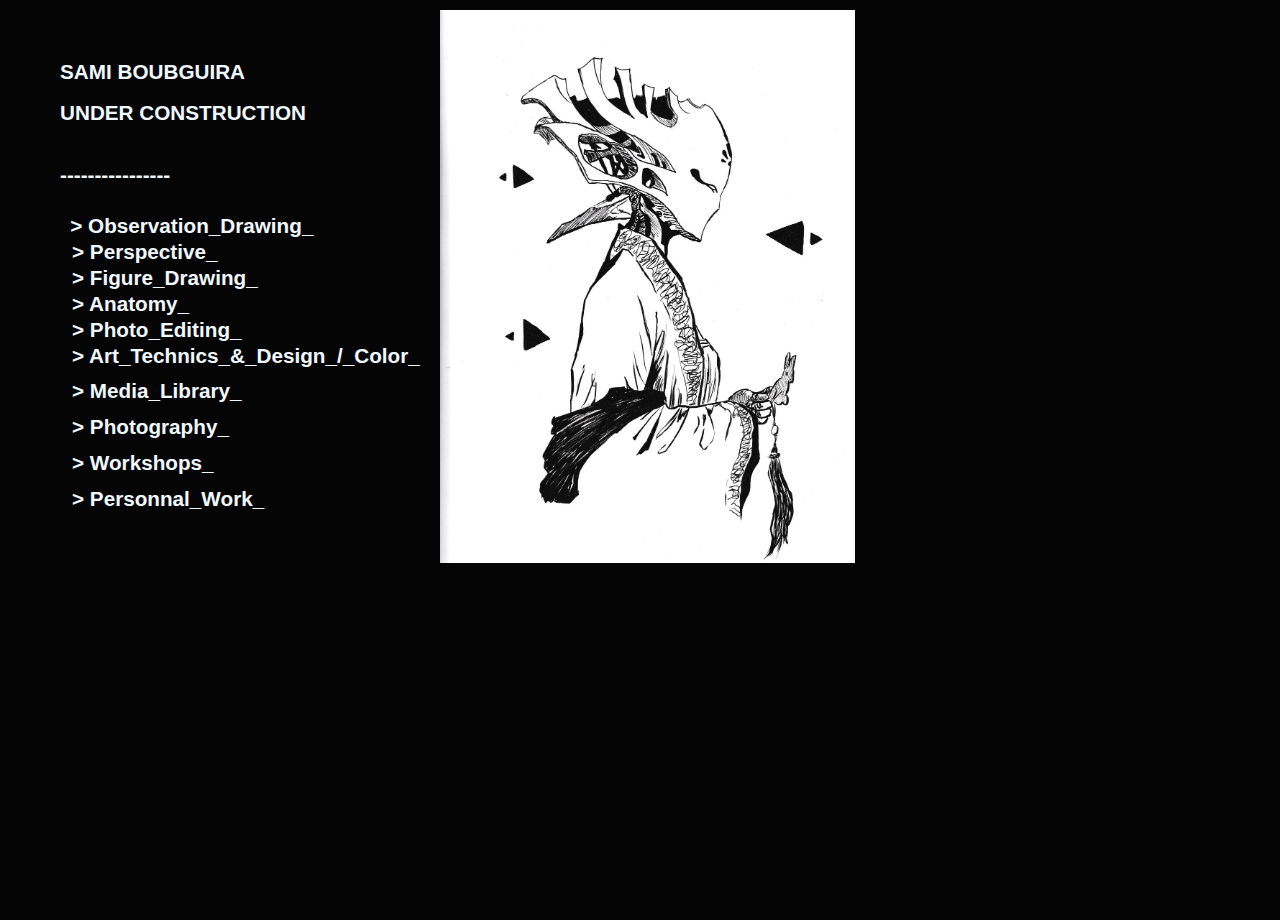
<file: index.html>
<!DOCTYPE html>
<link rel="stylesheet" href="index_CSS.css">
<html>
    <head>
        <title>Sami Boubguira</title> 
        <link rel="icon" type="image/x-icon" href="Images/Logo.jpg">
        <meta name="viewport" content="width=device-width, initial-scale=1">
    </head>
    <body>
        <div id="col_1">
            <div>
                <h2 id="h2"><a href="index.html" class="textdec1">SAMI BOUBGUIRA</a></h2>
                <h2 id="h2bis"><span id="datetime"></span></h2>
                <script>
                    function updateDateTime() {
                        const now = new Date();
                        const currentDateTime = now.toLocaleString();
                        document.querySelector('#datetime').textContent = currentDateTime;
                    }
                    
                    setInterval(updateDateTime, 1000);
                </script>
                <h2 id="h2bis">UNDER CONSTRUCTION</h2>
                <h3>----------------</h3>
            </div>
            <br>
            <div>
                <div>
                    <br>
                    <br>
                    <h2 class="categorie"><a href="Observation.html" class="textdec2">> Observation_Drawing_</a></h2>
                </div>
                <br>
                <br>
                <div>
                    <h2 class="categorie1"><a href="Persp.html" class="textdec2">> Perspective_</a></h2>
                </div>
                <div>
                    <br>
                        <h2 class="categorie2"><a href="Figure.html" class="textdec2">> Figure_Drawing_</a></h2>
                </div>
                <br>
                <div>
                    <br>
                    <h2 class="categorie1"><a href="Anat.html" class="textdec2">> Anatomy_</a></h2>
                </div>
                <br>
                <div>
                    <br>
                    <h2 class="categorie2"><a href="Editing.html" class="textdec2">> Photo_Editing_</a></h2>
                </div>
                <br>
                <div>
                    <br>
                    <h2 class="categorie1"><a href="Color.html" class="textdec2">> Art_Technics_&_Design_/_Color_</a></h2>
                </div>
                <br>
                <div>
                    <br>
                    <h2 class="categorie2"><a href="Media.html" class="textdec2">> Media_Library_</a></h2>
                </div>
                <br>
                <div>
                    <br>
                    <h2 class="categorie1"><a href="Photo.html" class="textdec2">> Photography_</a></h2>
                </div>
                <div>
                    <br>
                    <br>
                    <h2 class="categorie1"><a href="Workshop.html" class="textdec2">> Workshops_</a></h2>
                </div>
                <br>
                <div>
                    <br>
                    <h2 class="categorie2"><a href="Perso.html" class="textdec2">> Personnal_Work_</a></h2>
                </div>
                <br>
            </div>
        </div>
        <div id="col_2">
            <img src="Images/DO4.jpg" width="50%" height="50%">
        </div>
    </body> 
</html>
</file>
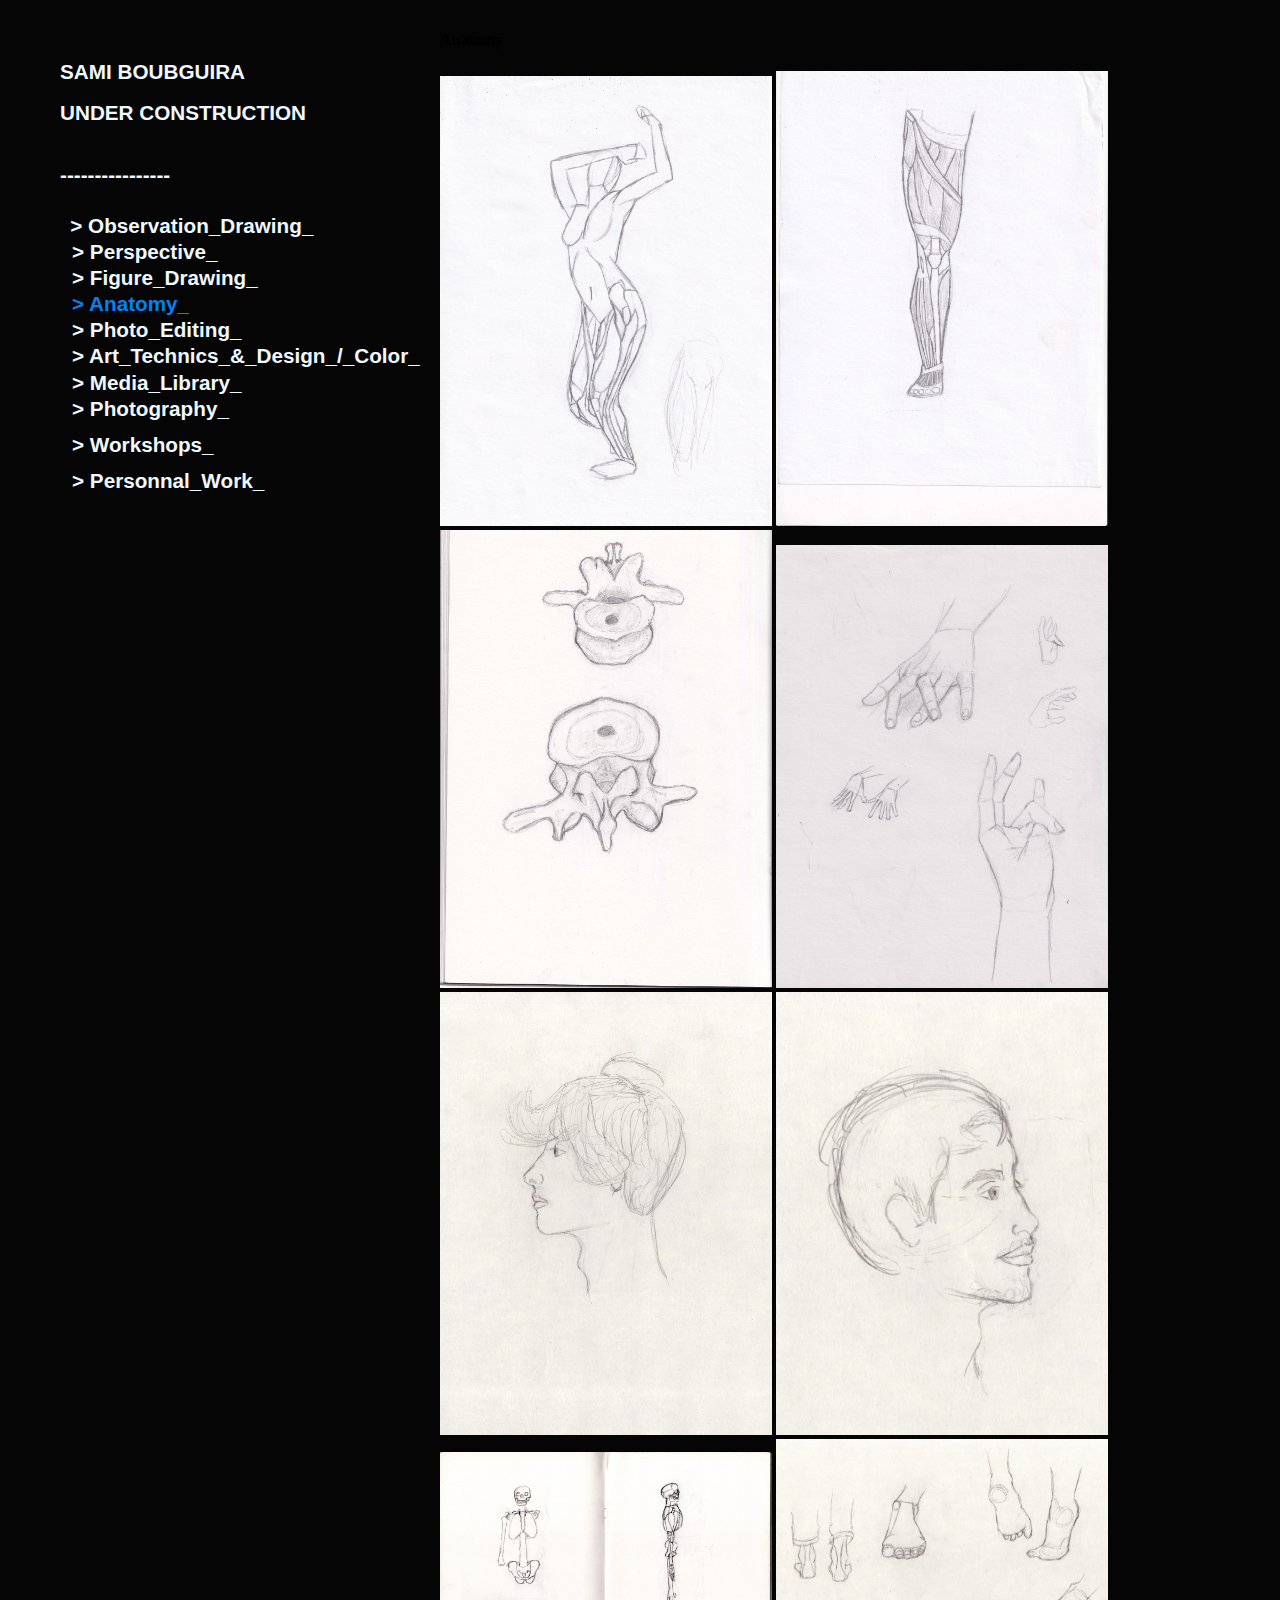
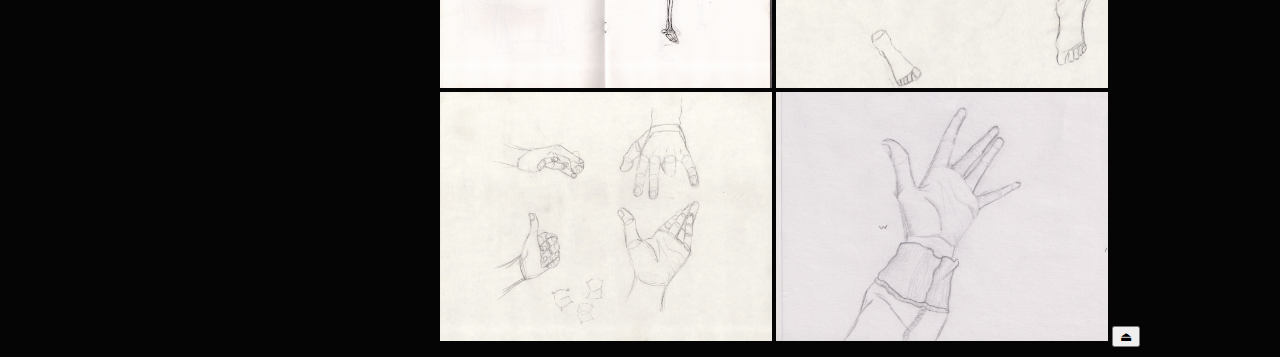
<file: Anat.html>
<!DOCTYPE html>
<link rel="stylesheet" href="Anat_CSS.css">
<html>
    <head>
        <title>Anatomy - SB</title> 
        <meta name="viewport" content="width=device-width, initial-scale=1">
    </head>
    <body>
        <div id="col_1">
            <div>
                <h2 id="h2"><a href="index.html" class="textdec1">SAMI BOUBGUIRA</a></h2>
                <h2 id="h2bis"><span id="datetime"></span></h2>
                <script>
                    function updateDateTime() {
                        const now = new Date();
                        const currentDateTime = now.toLocaleString();
                        document.querySelector('#datetime').textContent = currentDateTime;
                    }
                    
                    setInterval(updateDateTime, 1000);
                </script>
                <h2 id="h2bis">UNDER CONSTRUCTION</h2>
                <h3>----------------</h3>
            </div>
            <br>
            <div>
                <div>
                    <br>
                    <br>
                    <h2 class="categorie"><a href="Observation.html" class="textdec2">> Observation_Drawing_</a></h2>
                </div>
                <br>
                <br>
                <div>
                    <h2 class="categorie1"><a href="Persp.html" class="textdec2">> Perspective_</a></h2>
                </div>
                <div>
                    <br>
                        <h2 class="categorie2"><a href="Figure.html" class="textdec2">> Figure_Drawing_</a></h2>
                </div>
                <br>
                <div>
                    <h2 id="imp" class="categorie1">> Anatomy_</h2>
                </div>
                <br>
                <div>
                    <br>
                    <h2 class="categorie2"><a href="Editing.html" class="textdec2">> Photo_Editing_</a></h2>
                </div>
                <br>
                <div>
                    <br>
                    <h2 class="categorie1"><a href="Color.html" class="textdec2">> Art_Technics_&_Design_/_Color_</a></h2>
                </div>
                <br>
                <div>
                    <br>
                    <h2 class="categorie2"><a href="Media.html" class="textdec2">> Media_Library_</a></h2>
                </div>
                <br>
                <div>
                    <br>
                    <h2 class="categorie1"><a href="Photo.html" class="textdec2">> Photography_</a></h2>
                </div>
                <div>
                    <br>
                    <br>
                    <h2 class="categorie1"><a href="Workshop.html" class="textdec2">> Workshops_</a></h2>
                </div>
                <br>
                <div>
                    <br>
                    <h2 class="categorie2"><a href="Perso.html" class="textdec2">> Personnal_Work_</a></h2>
                </div>
                <br>
            </div>
        </div>
        <div id="col_2">
            <h4> Anatomy </h4>
            <img class="img" src="Images/Anat1.jpg" width="40%" height="40%">
            <img class="img" src="Images/Anat2.jpg" width="40%" height="40%">
            <img class="img" src="Images/Anat3.jpg" width="40%" height="40%">
            <img class="img" src="Images3/Anat7.jpg" width="40%" height="40%">
            <img class="img" src="Images/Anat8.jpg" width="40%" height="40%">
            <img class="img" src="Images/Anat9.jpg" width="40%" height="40%">
            <img class="img" src="Images3/Anat.jpg" width="40%" height="40%">
            <img class="img" src="Images3/Anat4.jpg" width="40%" height="40%">
            <img class="img" src="Images3/Anat5.jpg" width="40%" height="40%">
            <img class="img" src="Images3/Anat6.jpg" width="40%" height="40%">
            <button onclick="topFunction()" id="myBtn" title="Go to top">⏏</button>
            <script>
                let mybutton = document.getElementById("myBtn");
                
                window.onscroll = function() {scrollFunction()};
                
                function scrollFunction() {
                  if (document.body.scrollTop > 20 || document.documentElement.scrollTop > 20) {
                    mybutton.style.display = "block";
                  } else {
                    mybutton.style.display = "none";
                  }
                }
                
                function topFunction() {
                  document.body.scrollTop = 0;
                  document.documentElement.scrollTop = 0;
                }
                </script>
        </div>
    </body> 
</html>
</file>
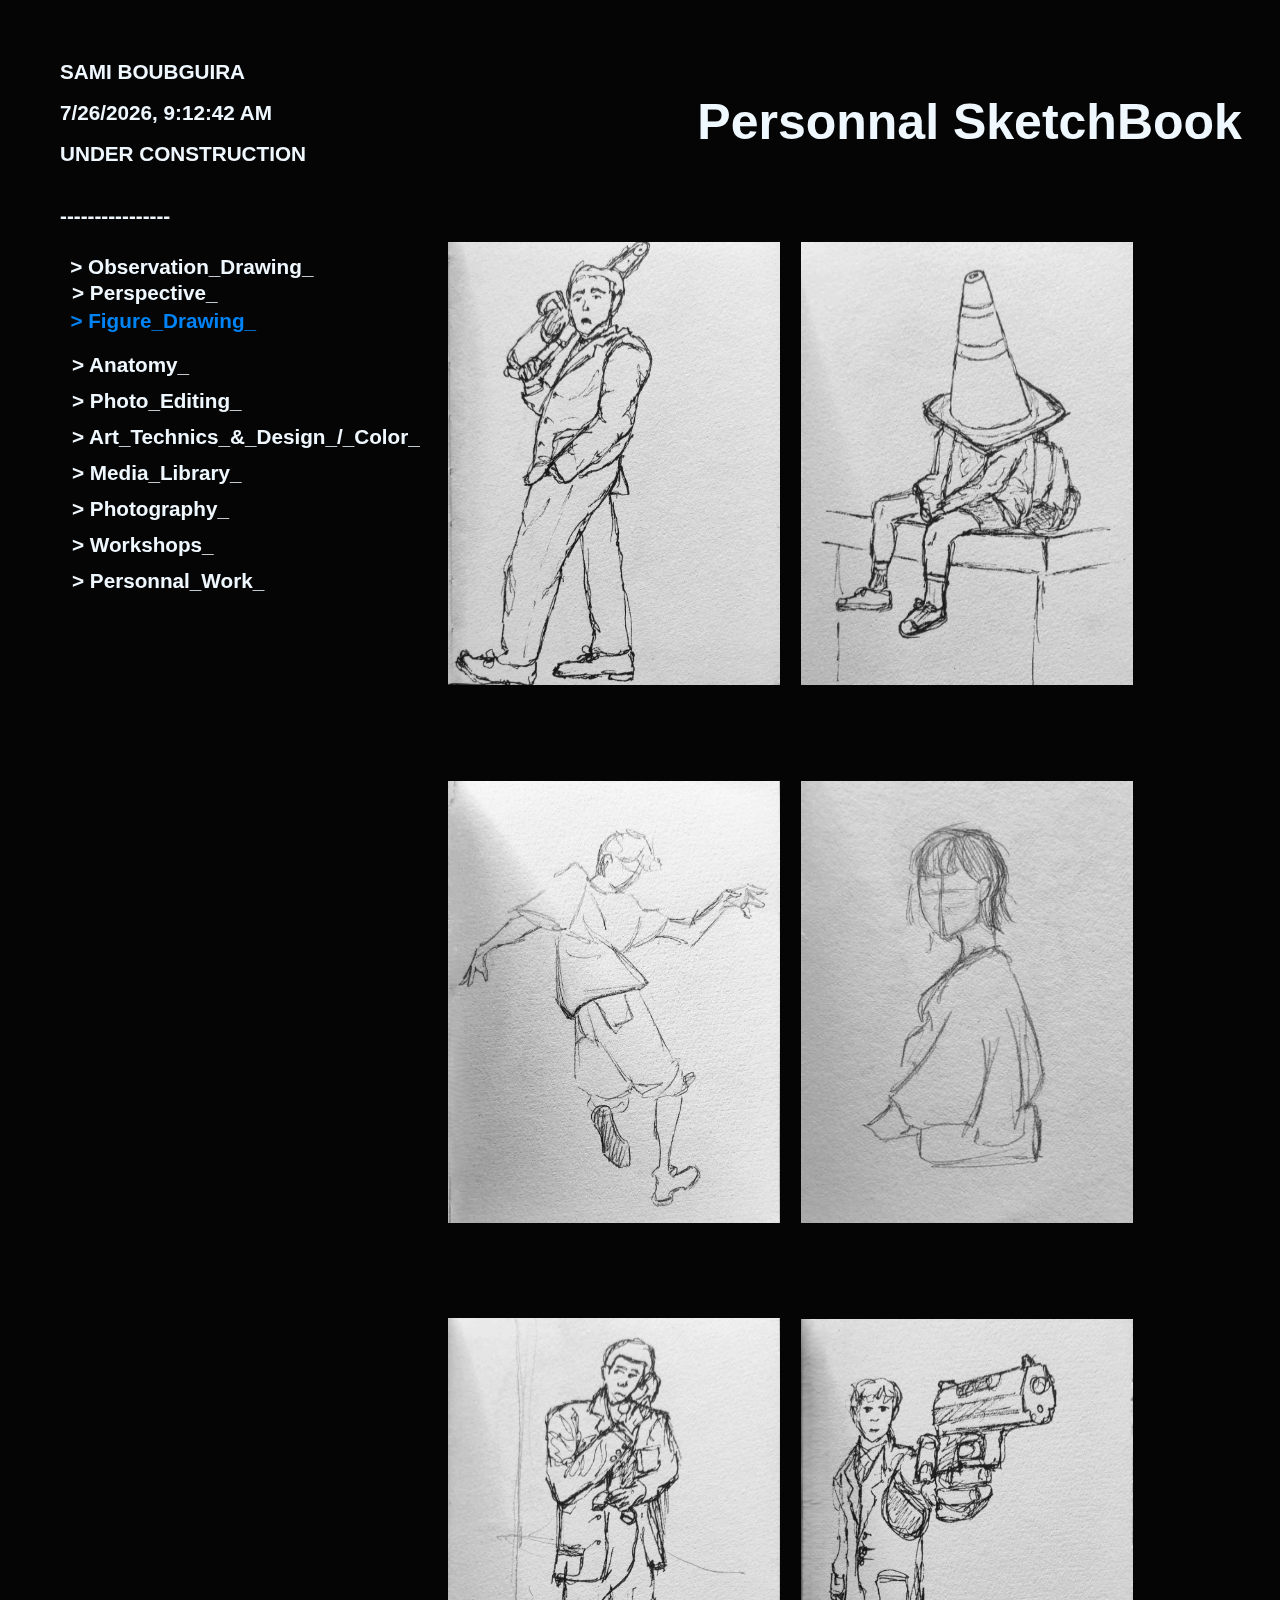
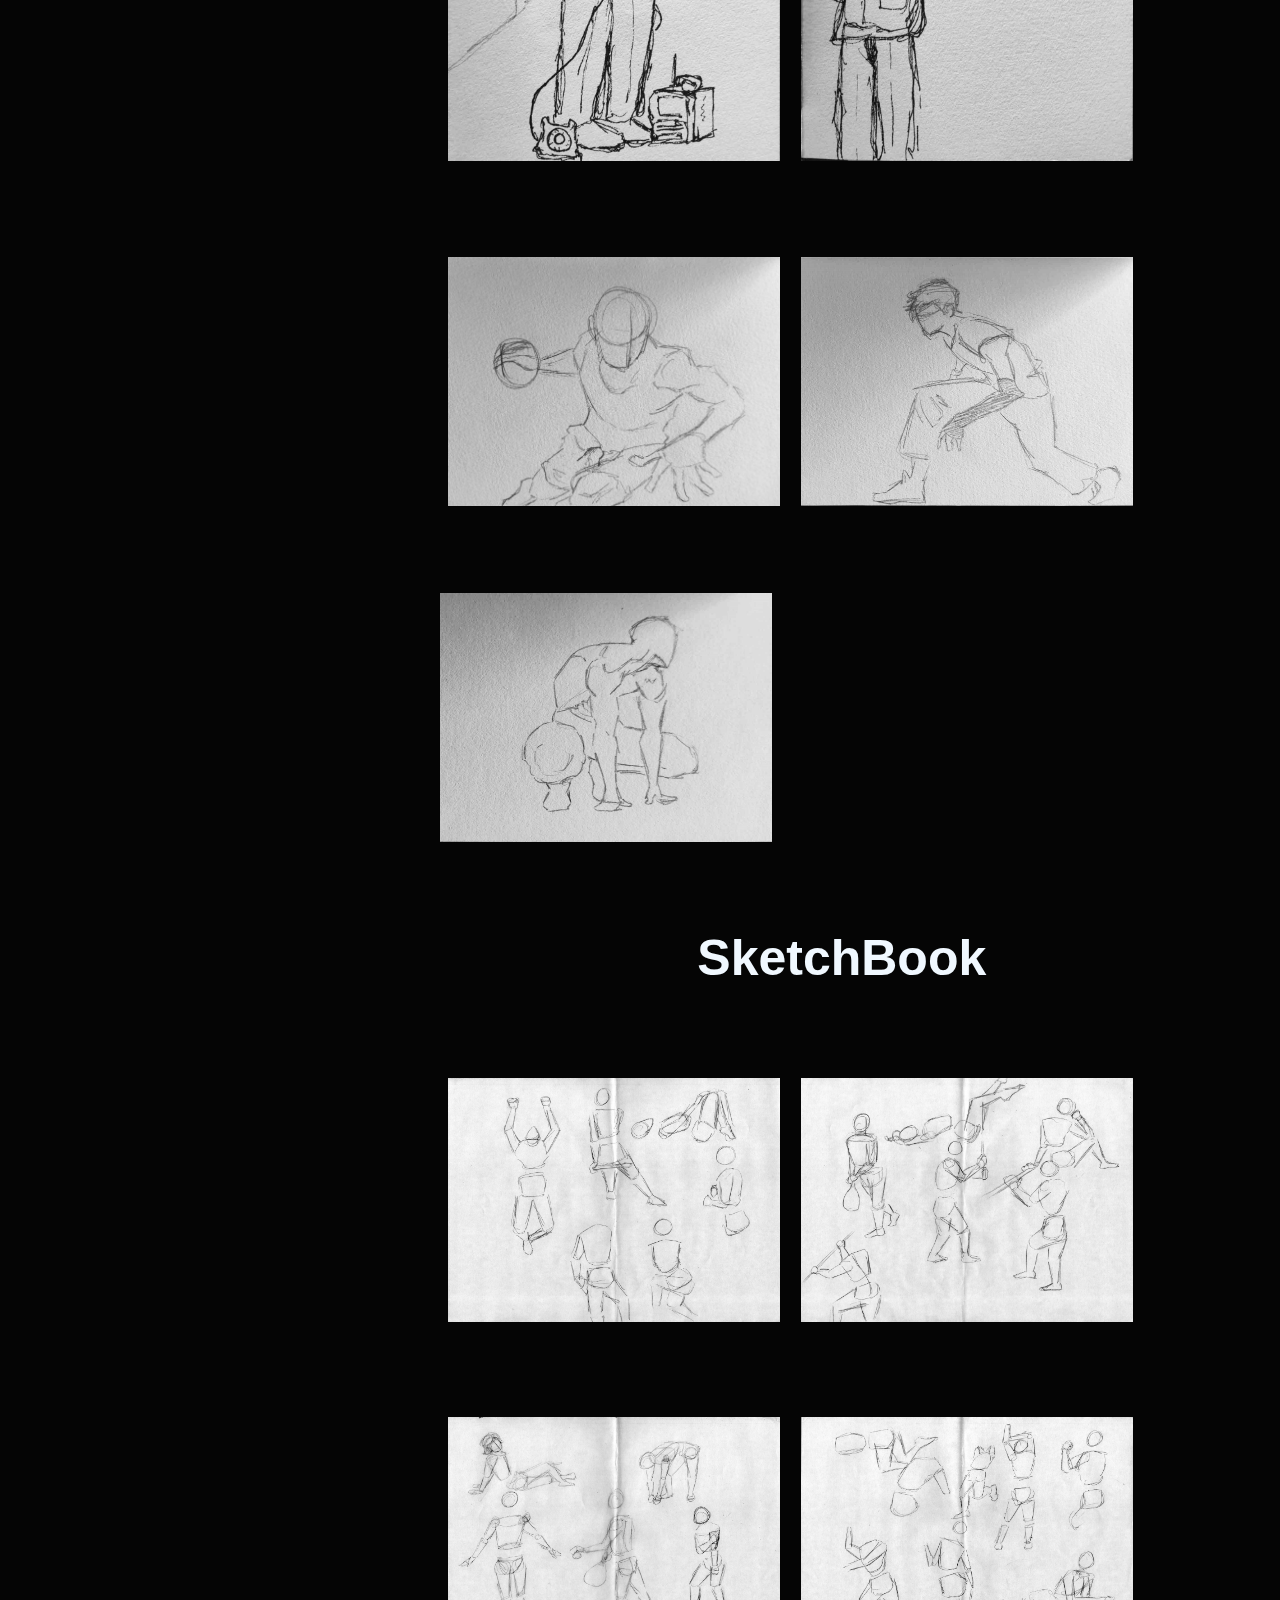
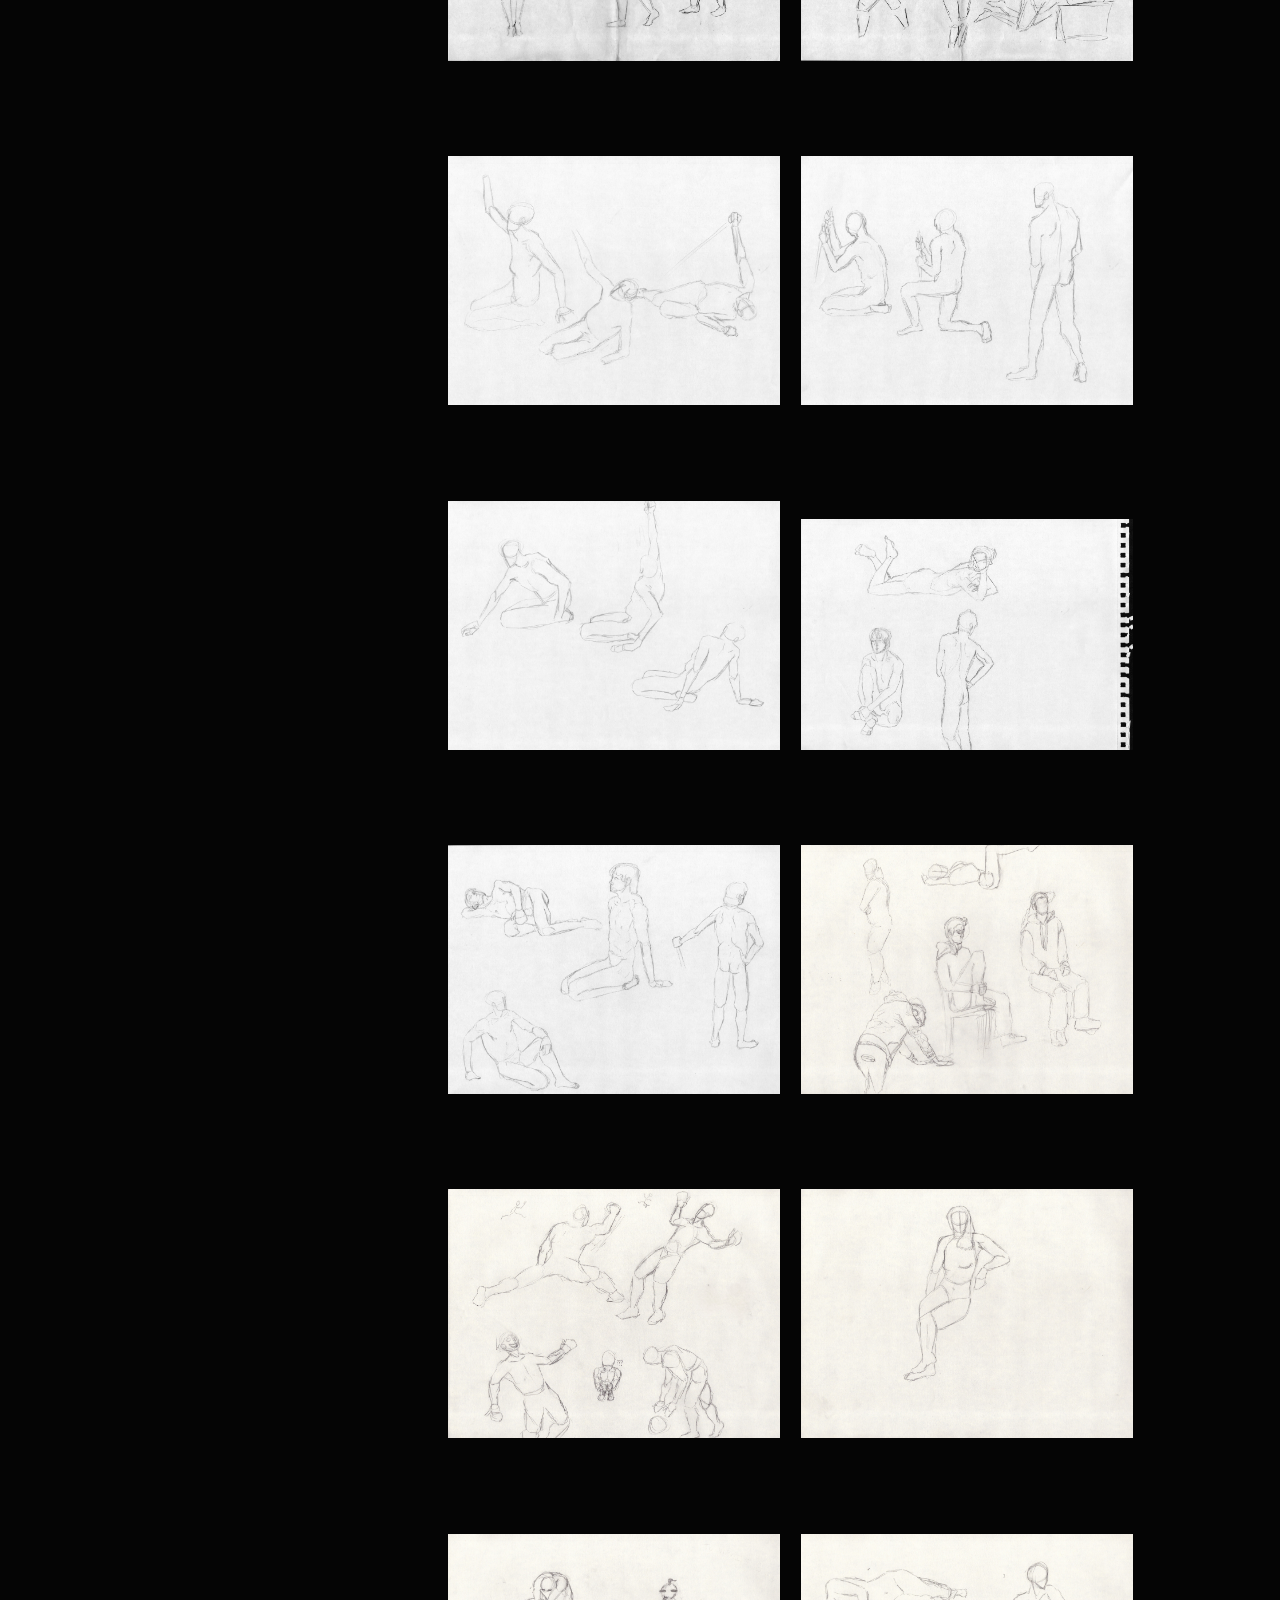
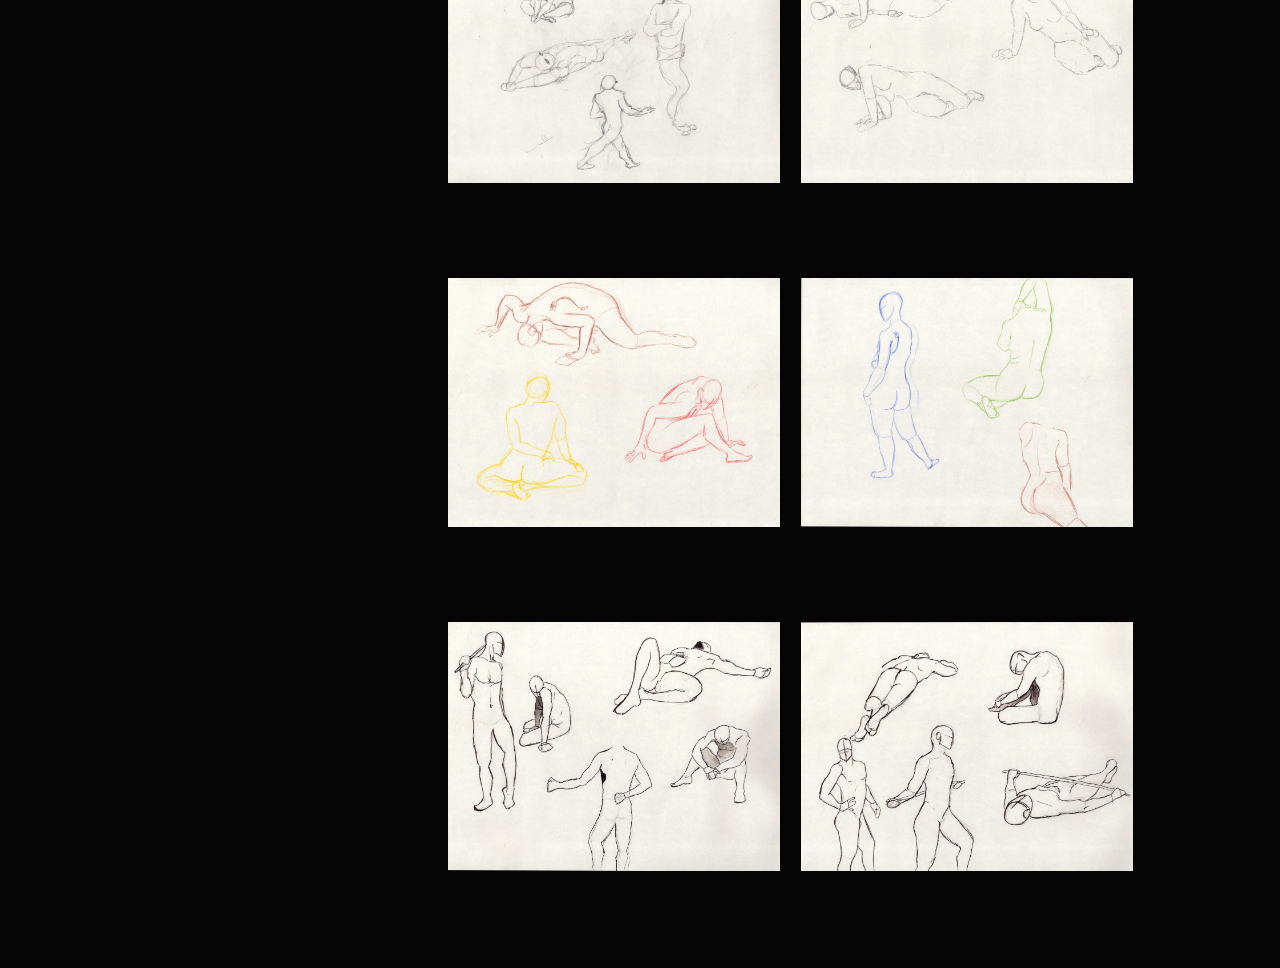
<file: Figure.html>
<!DOCTYPE html>
<link rel="stylesheet" href="Figure_CSS.css">
<html>
    <head>
        <title>Figure Drawing - SB</title> 
        <meta name="viewport" content="width=device-width, initial-scale=1">
    </head>
    <body>
        <div id="col_1">
            <div>
                <h2 id="h2"><a href="index.html" class="textdec1">SAMI BOUBGUIRA</a></h2>
                <h2 id="h2bis"><span id="datetime"></span></h2>
                <script>
                    function updateDateTime() {
                        const now = new Date();
                        const currentDateTime = now.toLocaleString();
                        document.querySelector('#datetime').textContent = currentDateTime;
                    }
                    
                    setInterval(updateDateTime, 1000);
                </script>
                <h2 id="h2bis">UNDER CONSTRUCTION</h2>
                <h3>----------------</h3>
            </div>
            <br>
            <div>
                <div>
                    <br>
                    <br>
                    <h2 class="categorie"><a href="Observation.html" class="textdec2">> Observation_Drawing_</a></h2>
                </div>
                <br>
                <br>
                <div>
                    <h2 class="categorie1"><a href="Persp.html" class="textdec2">> Perspective_</a></h2>
                </div>
                <div>
                    <br>
                    <details>
                        <summary>
                            <h2 id="imp" class="categorie3">> Figure_Drawing_</h2>
                        </summary>
                        <h2 id="souscategorie"><a href="#1" class="textdec2">> Personnal_SketchBook_</a></h2><br>
                        <br>
                        <h2 id="souscategorie"><a href="#2" class="textdec2">> SketchBook_</a></h2><br>
                        <br>
                    </details>
                </div>
                <div>
                    <br>
                    <h2 class="categorie1"><a href="Anat.html" class="textdec2">> Anatomy_</a></h2>
                </div>
                <br>
                <div>
                    <br>
                    <h2 class="categorie2"><a href="Editing.html" class="textdec2">> Photo_Editing_</a></h2>
                </div>
                <br>
                <div>
                    <br>
                    <h2 class="categorie1"><a href="Color.html" class="textdec2">> Art_Technics_&_Design_/_Color_</a></h2>
                </div>
                <br>
                <div>
                    <br>
                    <h2 class="categorie2"><a href="Media.html" class="textdec2">> Media_Library_</a></h2>
                </div>
                <br>
                <div>
                    <br>
                    <h2 class="categorie1"><a href="Photo.html" class="textdec2">> Photography_</a></h2>
                </div>
                <div>
                    <br>
                    <br>
                    <h2 class="categorie1"><a href="Workshop.html" class="textdec2">> Workshops_</a></h2>
                </div>
                <br>
                <div>
                    <br>
                    <h2 class="categorie2"><a href="Perso.html" class="textdec2">> Personnal_Work_</a></h2>
                </div>
                <br>
            </div>
        </div>
        <div id="col_2">
            <h4 id="1"> Personnal SketchBook </h4>
            <img class="img" src="Images2/CP1.jpg" width="40%" height="40%">
            <img class="img" src="Images2/CR2.jpg" width="40%" height="40%">
            <img class="img" src="Images2/CR5.jpg" width="40%" height="40%">
            <img class="img" src="Images2/CR9.jpg" width="40%" height="40%">
            <img class="img" src="Images2/CR3.jpg" width="40%" height="40%">
            <img class="img" src="Images2/CR4.jpg" width="40%" height="40%">
            <img class="img" src="Images2/CR8.jpg" width="40%" height="40%">
            <img class="img" src="Images2/CR7.jpg" width="40%" height="40%">
            <img class="imgc" src="Images2/CR6.jpg" width="40%" height="40%">
            <h4 id="2"> SketchBook </h4>
            <img class="img" src="Images3/MD1.jpg" width="40%" height="40%">
            <img class="img" src="Images3/MD2.jpg" width="40%" height="40%">
            <img class="img" src="Images3/MD3.jpg" width="40%" height="40%">
            <img class="img" src="Images3/MD4.jpg" width="40%" height="40%">
            <img class="img" src="Images3/MD6.jpg" width="40%" height="40%">
            <img class="img" src="Images3/MD7.jpg" width="40%" height="40%">
            <img class="img" src="Images3/MD8.jpg" width="40%" height="40%">
            <img class="img" src="Images3/MD9.jpg" width="40%" height="40%">
            <img class="img" src="Images3/MD10.jpg" width="40%" height="40%">
            <img class="img" src="Images3/MD11.jpg" width="40%" height="40%">
            <img class="img" src="Images3/MD12.jpg" width="40%" height="40%">
            <img class="img" src="Images3/MD13.jpg" width="40%" height="40%">
            <img class="img" src="Images3/MD14.jpg" width="40%" height="40%">
            <img class="img" src="Images3/MD15.jpg" width="40%" height="40%">
            <img class="img" src="Images3/MD16.jpg" width="40%" height="40%">
            <img class="img" src="Images3/MD17.jpg" width="40%" height="40%">
            <img class="img" src="Images3/MD18.jpg" width="40%" height="40%">
            <img class="img" src="Images3/MD19.jpg" width="40%" height="40%">
            <button onclick="topFunction()" id="myBtn" title="Go to top">⏏</button>
            <script>
                let mybutton = document.getElementById("myBtn");
                
                window.onscroll = function() {scrollFunction()};
                
                function scrollFunction() {
                  if (document.body.scrollTop > 20 || document.documentElement.scrollTop > 20) {
                    mybutton.style.display = "block";
                  } else {
                    mybutton.style.display = "none";
                  }
                }
                
                function topFunction() {
                  document.body.scrollTop = 0;
                  document.documentElement.scrollTop = 0;
                }
                </script>
        </div>
    </body> 
</html>
</file>
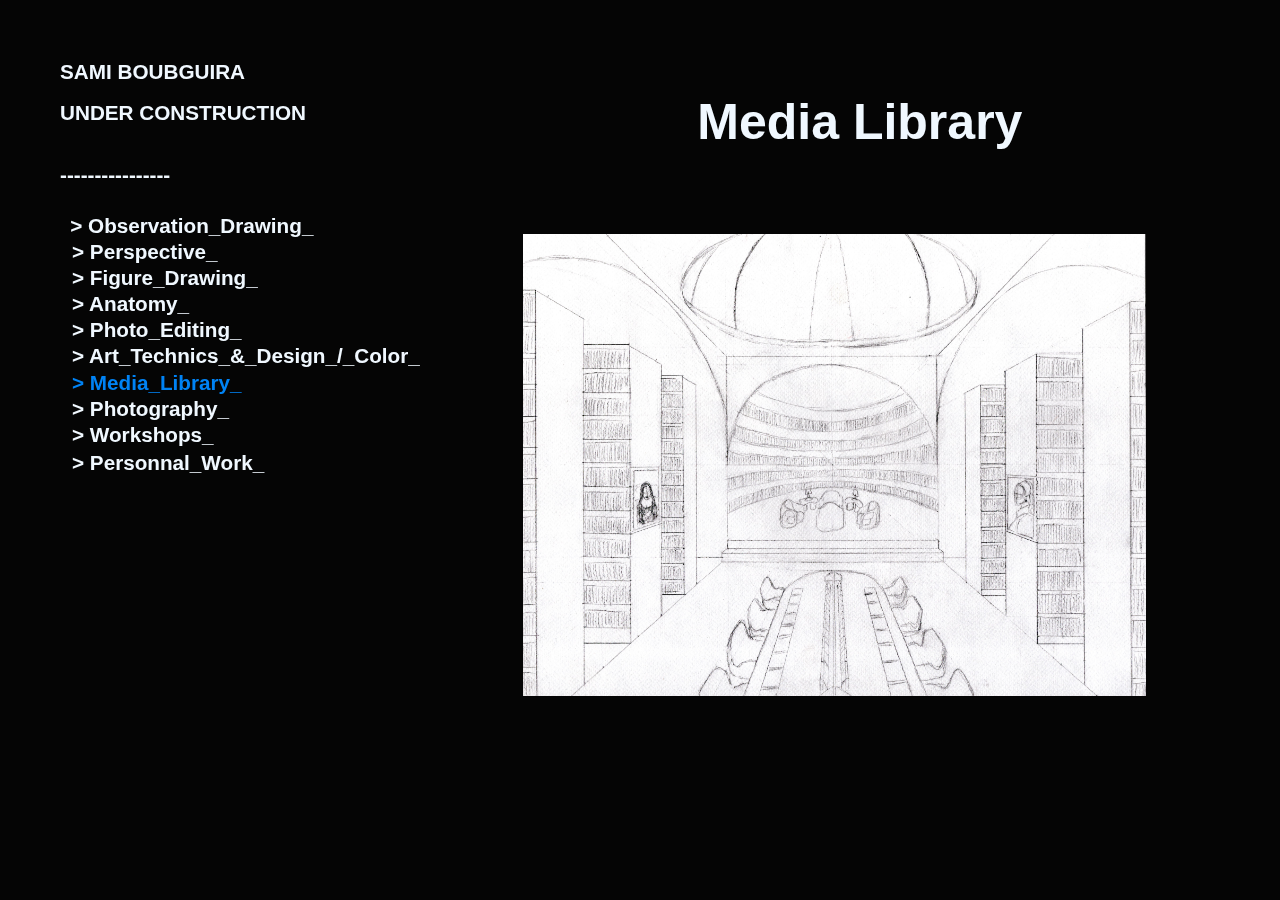
<file: Media.html>
<!DOCTYPE html>
<link rel="stylesheet" href="Media_CSS.css">
<html>
    <head>
        <title>Media Library - SB</title> 
        <meta name="viewport" content="width=device-width, initial-scale=1">
    </head>
    <body>
        <div id="col_1">
            <div>
                <h2 id="h2"><a href="index.html" class="textdec1">SAMI BOUBGUIRA</a></h2>
                <h2 id="h2bis"><span id="datetime"></span></h2>
                <script>
                    function updateDateTime() {
                        const now = new Date();
                        const currentDateTime = now.toLocaleString();
                        document.querySelector('#datetime').textContent = currentDateTime;
                    }
                    
                    setInterval(updateDateTime, 1000);
                </script>
                <h2 id="h2bis">UNDER CONSTRUCTION</h2>
                <h3>----------------</h3>
            </div>
            <br>
            <div>
                <div>
                    <br>
                    <br>
                    <h2 class="categorie"><a href="Observation.html" class="textdec2">> Observation_Drawing_</a></h2>
                </div>
                <br>
                <br>
                <div>
                    <h2 class="categorie1"><a href="Persp.html" class="textdec2">> Perspective_</a></h2>
                </div>
                <div>
                    <br>
                        <h2 class="categorie2"><a href="Figure.html" class="textdec2">> Figure_Drawing_</a></h2>
                </div>
                <br>
                <div>
                    <br>
                    <h2 class="categorie1"><a href="Anat.html" class="textdec2">> Anatomy_</a></h2>
                </div>
                <br>
                <div>
                    <br>
                    <h2 class="categorie2"><a href="Editing.html" class="textdec2">> Photo_Editing_</a></h2>
                </div>
                <div>
                    <br>
                    <h2 class="categorie1"><a href="Color.html" class="textdec2">> Art_Technics_&_Design_/_Color_</a></h2>
                </div>
                <br>
                <div>
                    <h2 id="imp" class="categorie2">> Media_Library_</h2>
                </div>
                <br>
                <div>
                    <br>
                    <h2 class="categorie1"><a href="Photo.html" class="textdec2">> Photography_</a></h2>
                </div>
                <div>
                    <br>
                    <br>
                    <h2 class="categorie1"><a href="Workshop.html" class="textdec2">> Workshops_</a></h2>
                </div>
                <br>
                <div>
                    <br>
                    <h2 class="categorie2"><a href="Perso.html" class="textdec2">> Personnal_Work_</a></h2>
                </div>
                <br>
            </div>
        </div>
        <div id="col_2">
            <h4> Media Library </h4>
            <img class="imgC" src="Images2/Musé.jpg" width="75%" height="75%">
            <button onclick="topFunction()" id="myBtn" title="Go to top">⏏</button>
            <script>
                let mybutton = document.getElementById("myBtn");
                
                window.onscroll = function() {scrollFunction()};
                
                function scrollFunction() {
                  if (document.body.scrollTop > 20 || document.documentElement.scrollTop > 20) {
                    mybutton.style.display = "block";
                  } else {
                    mybutton.style.display = "none";
                  }
                }
                    
                function topFunction() {
                  document.body.scrollTop = 0;
                  document.documentElement.scrollTop = 0;
                }
            </script>
        </div>
    </body> 
</html>
</file>
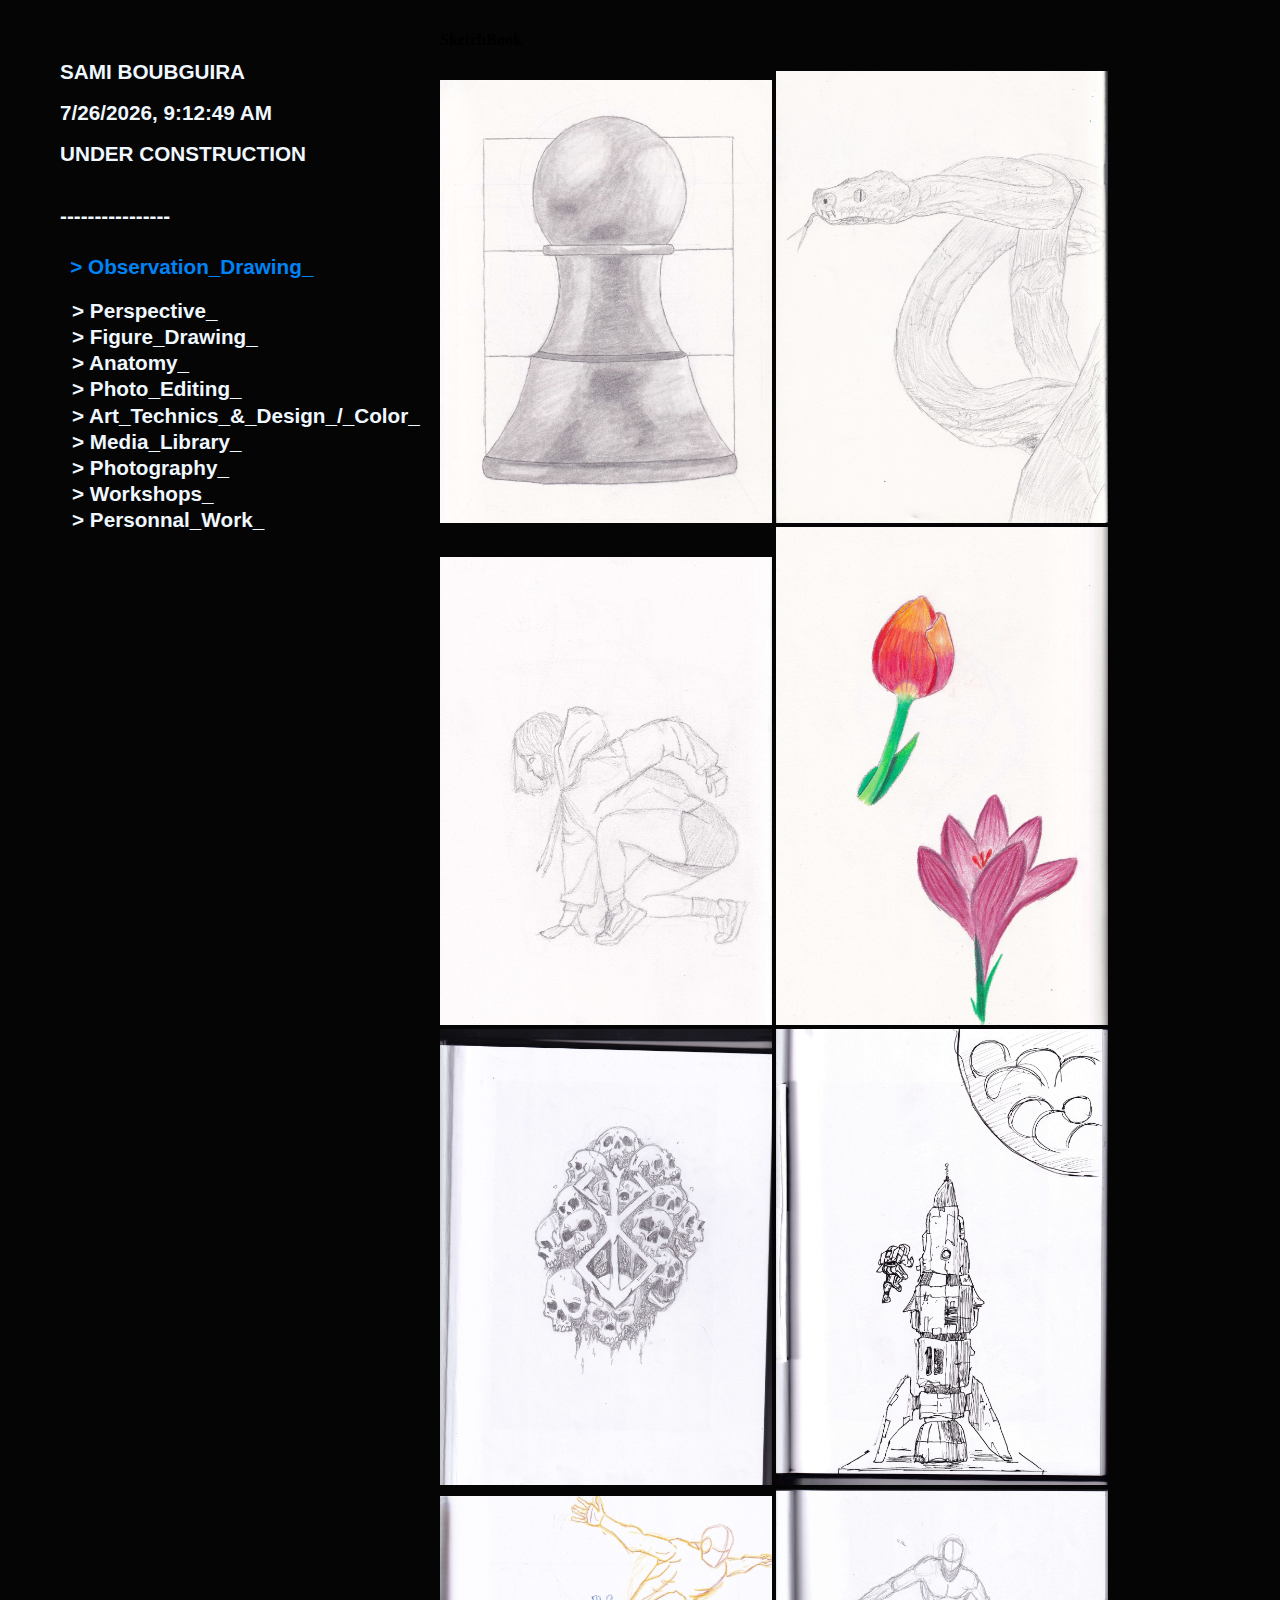
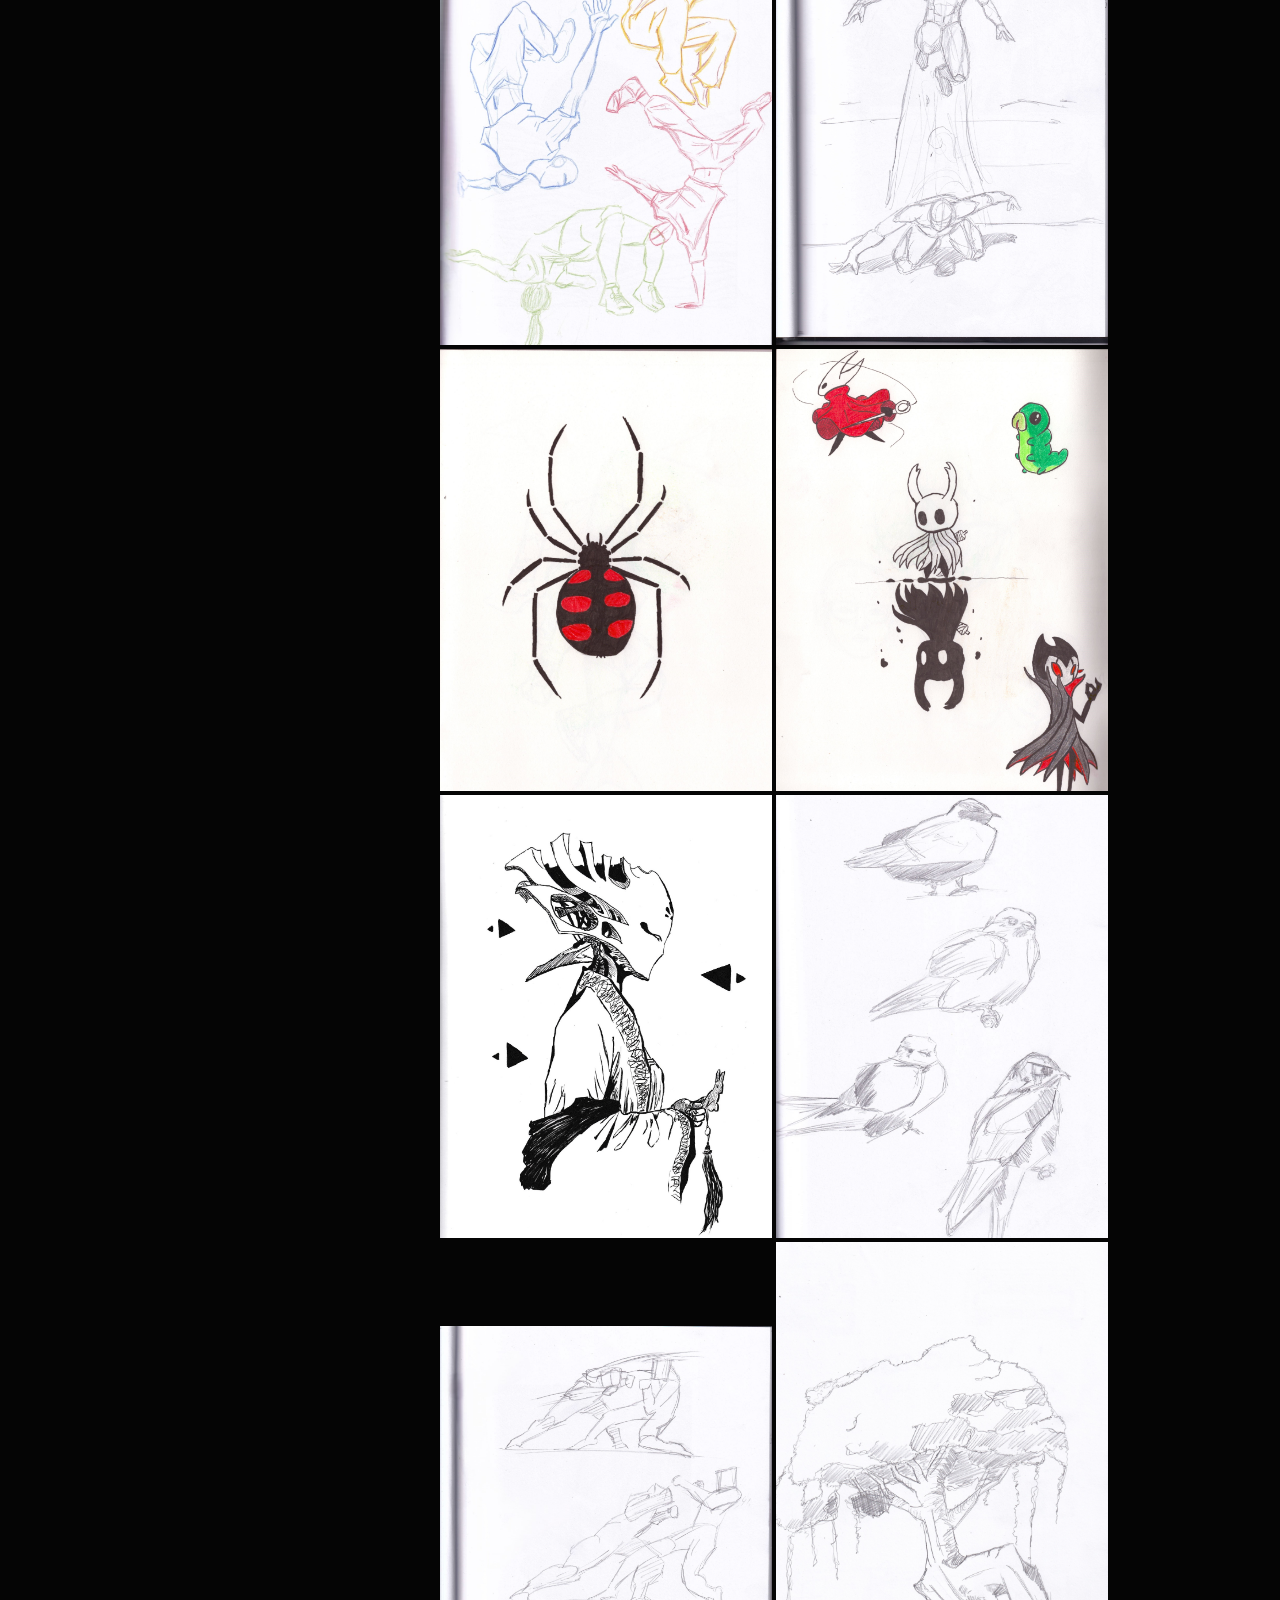
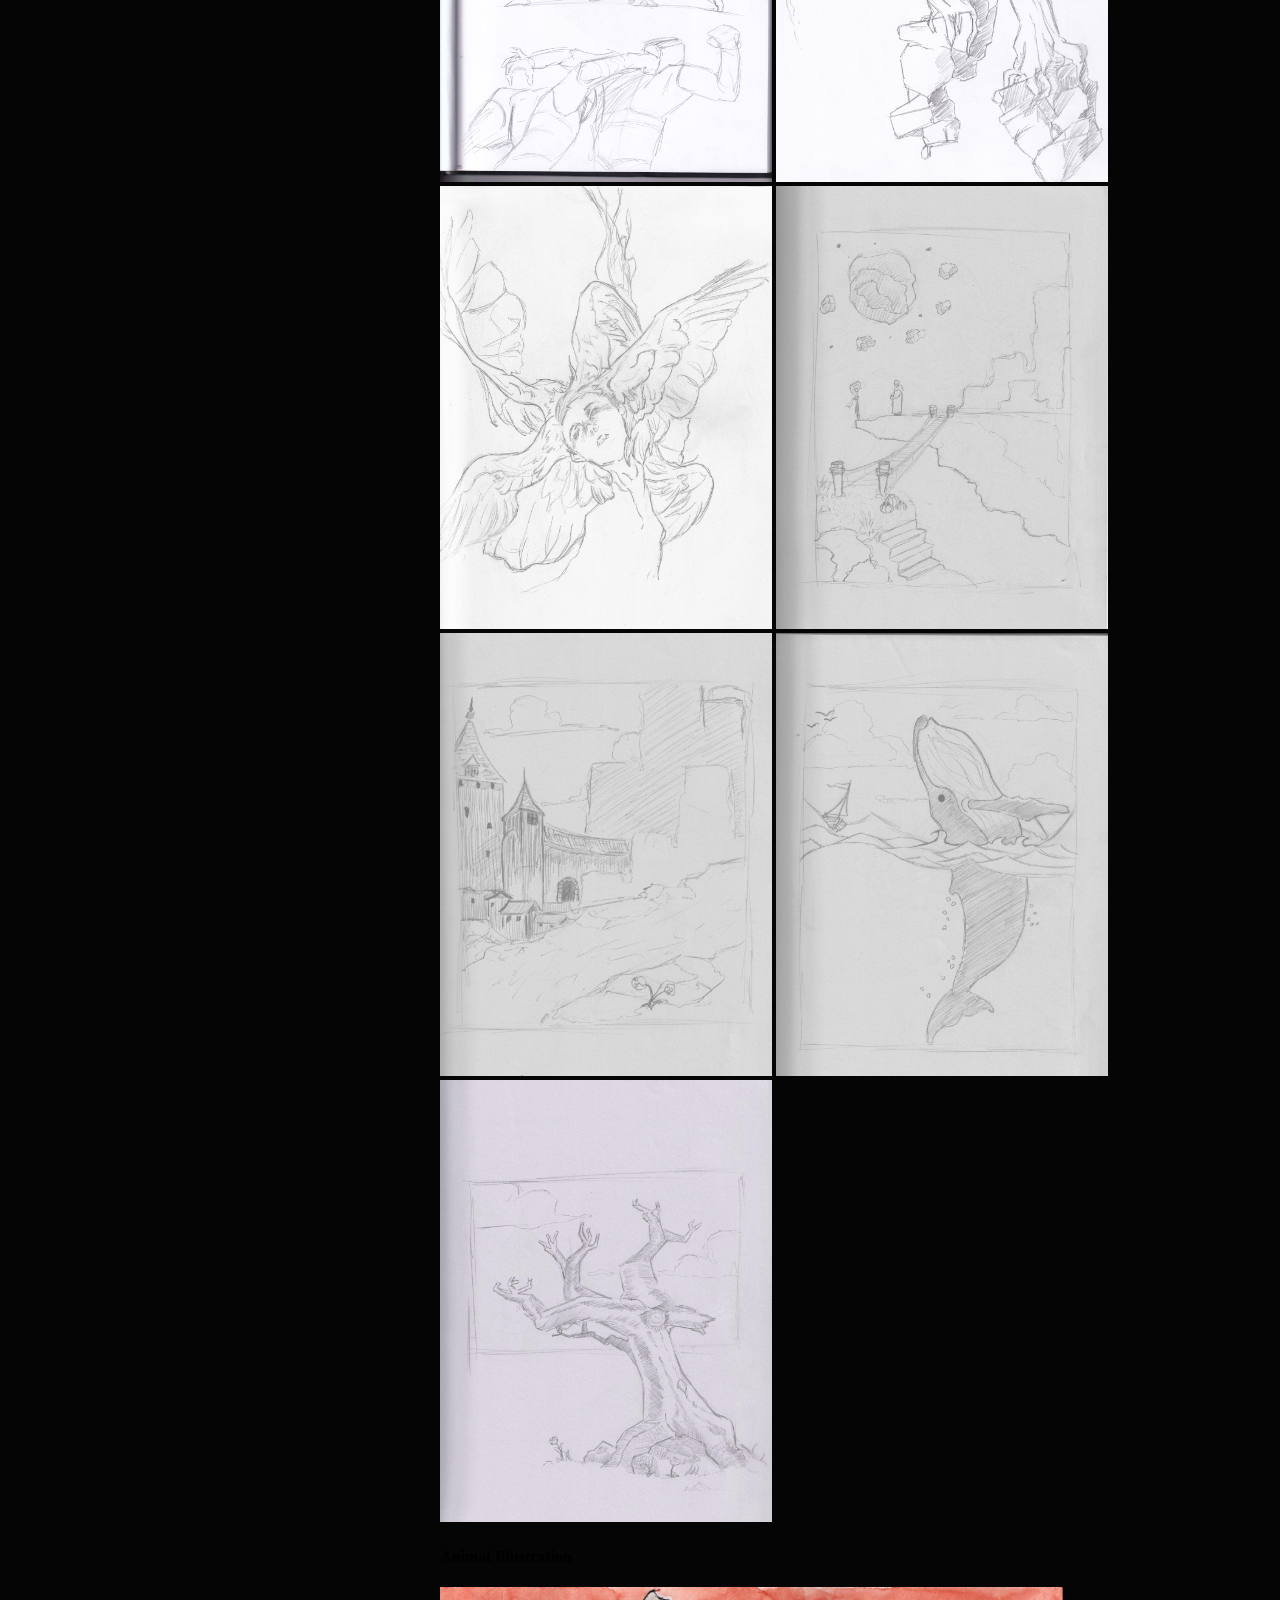
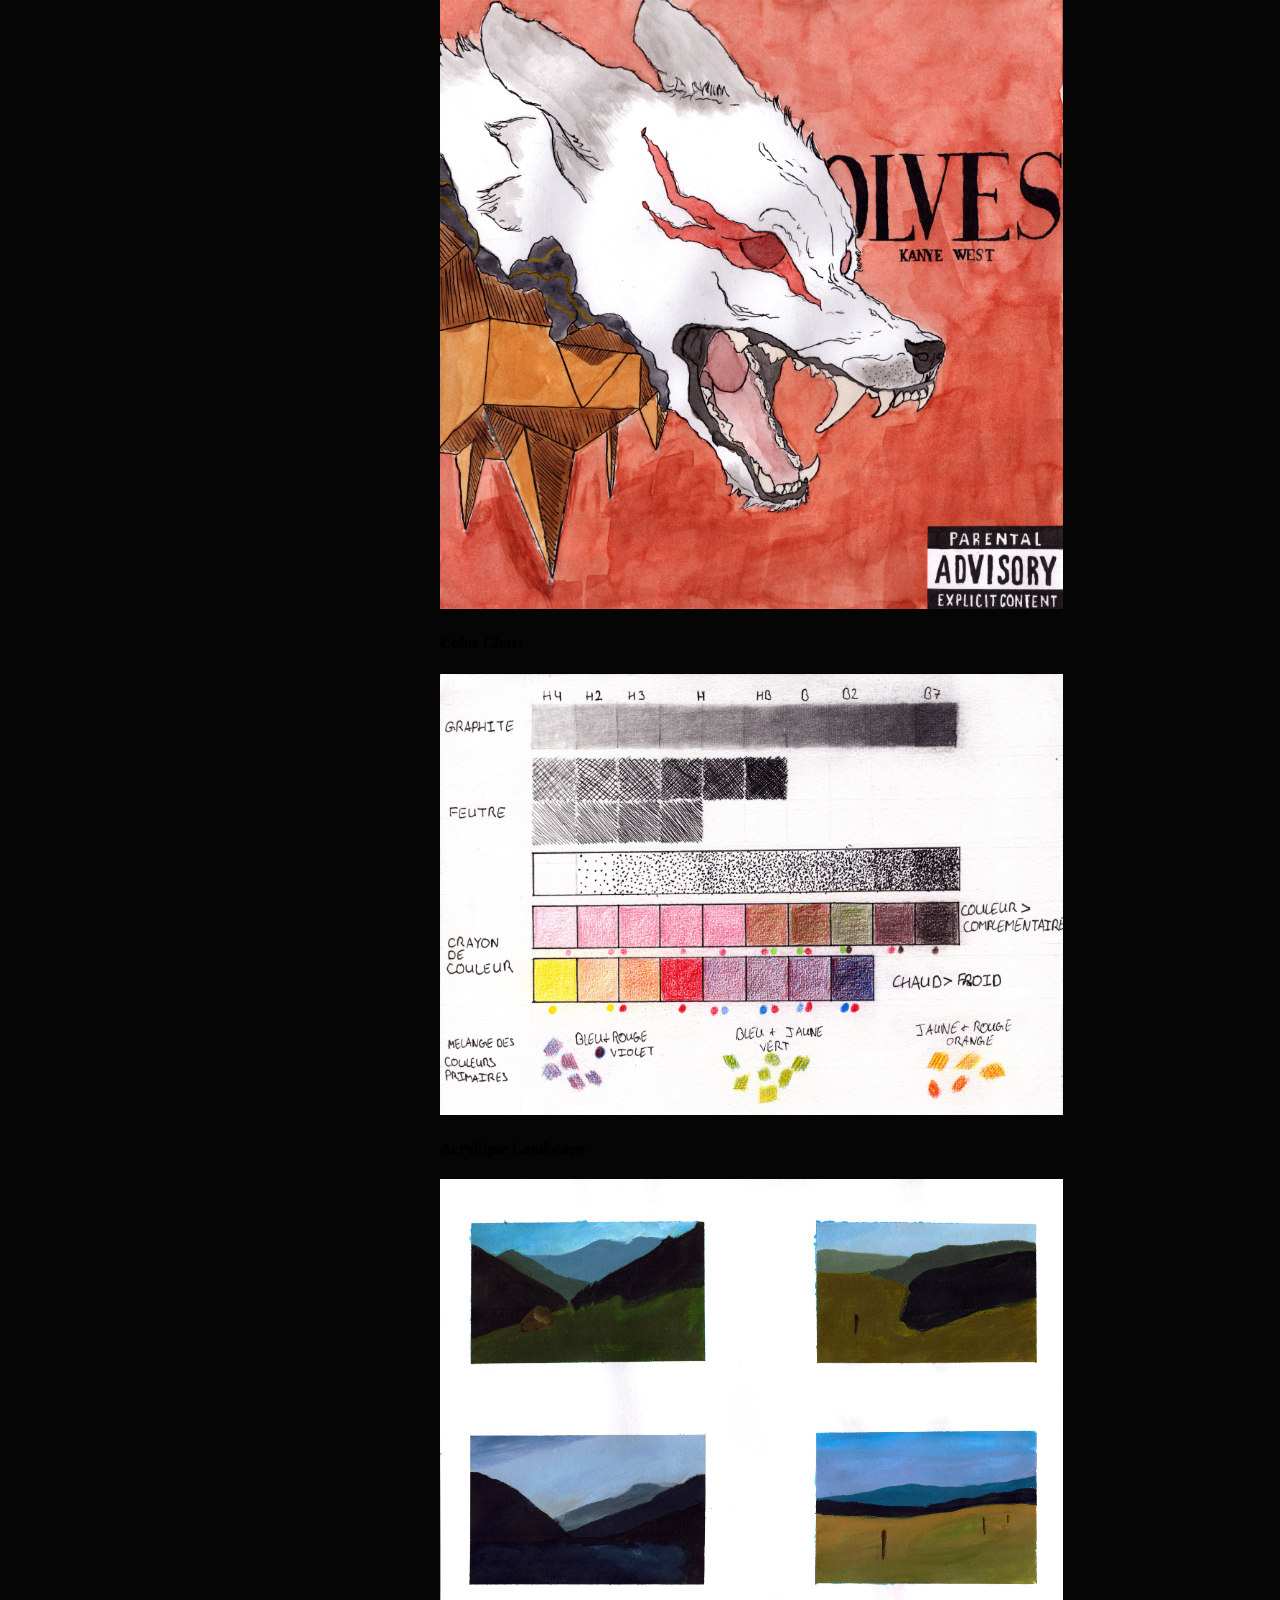
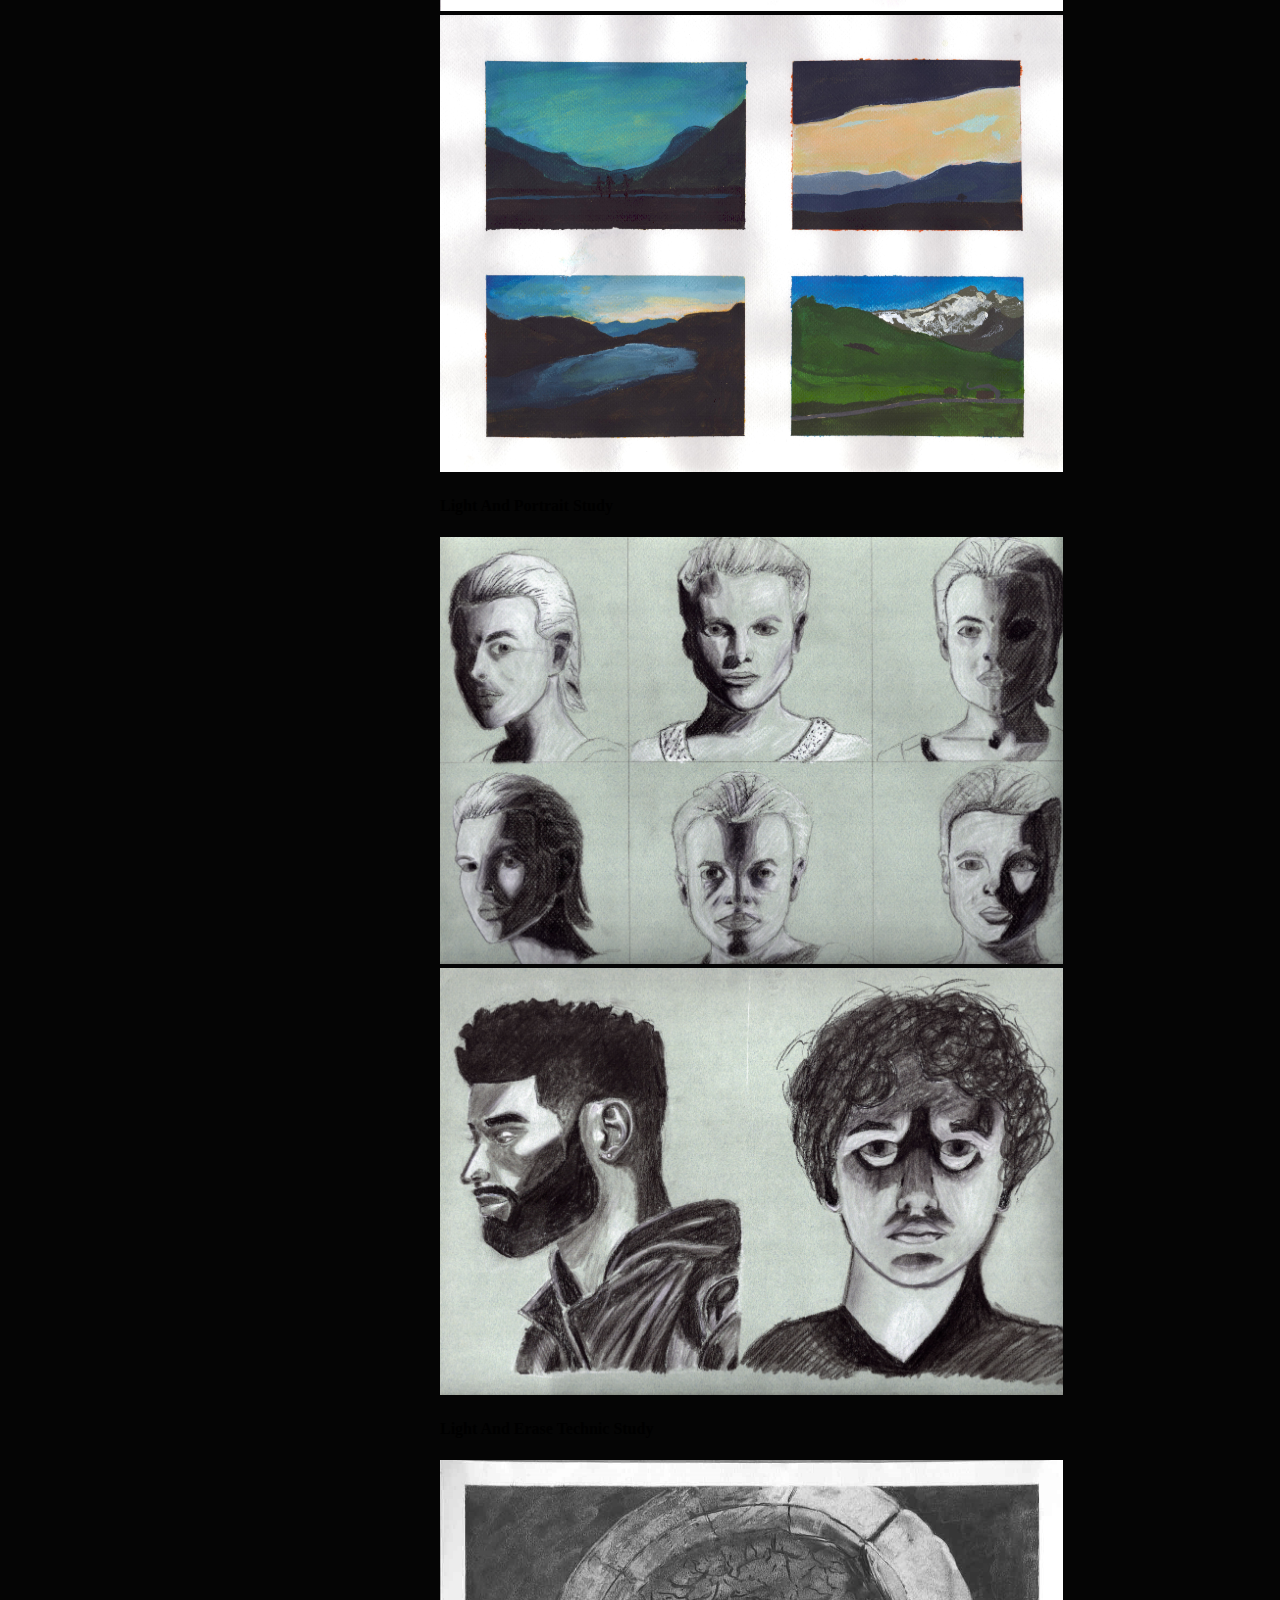
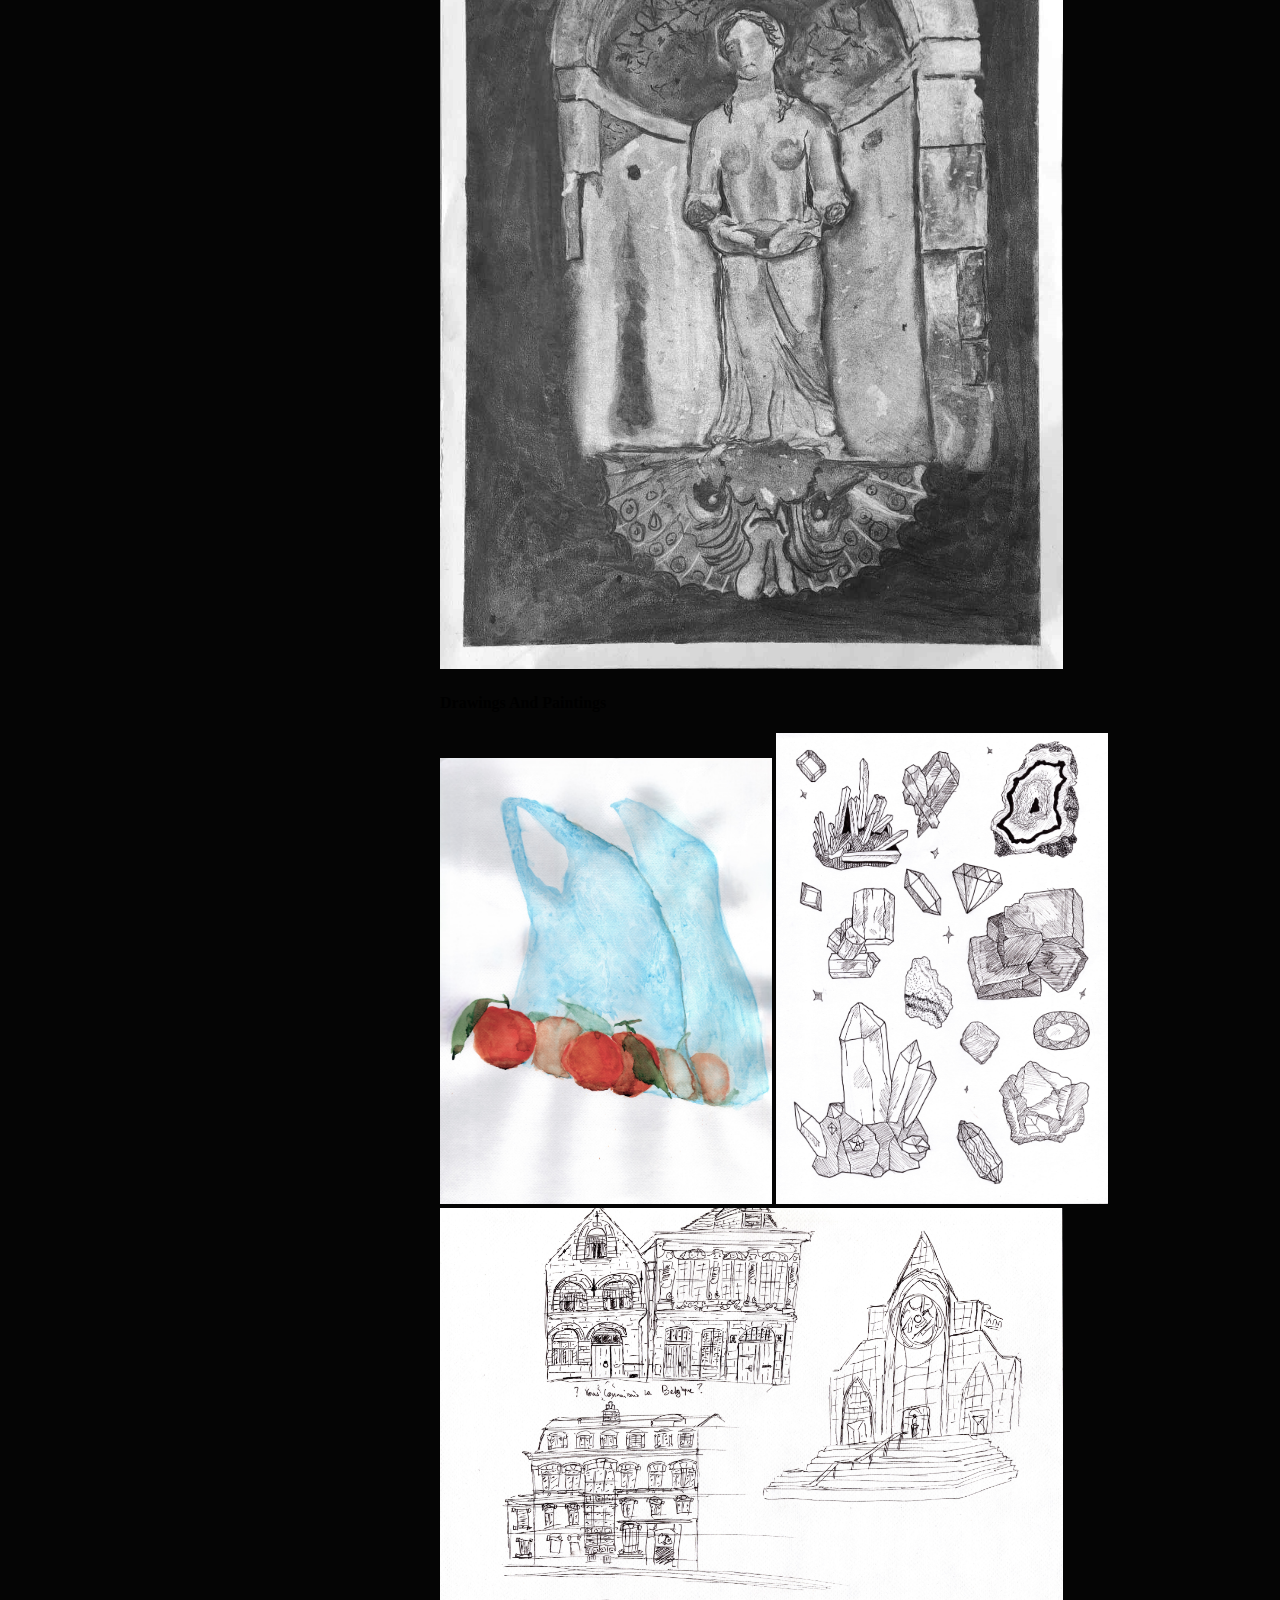
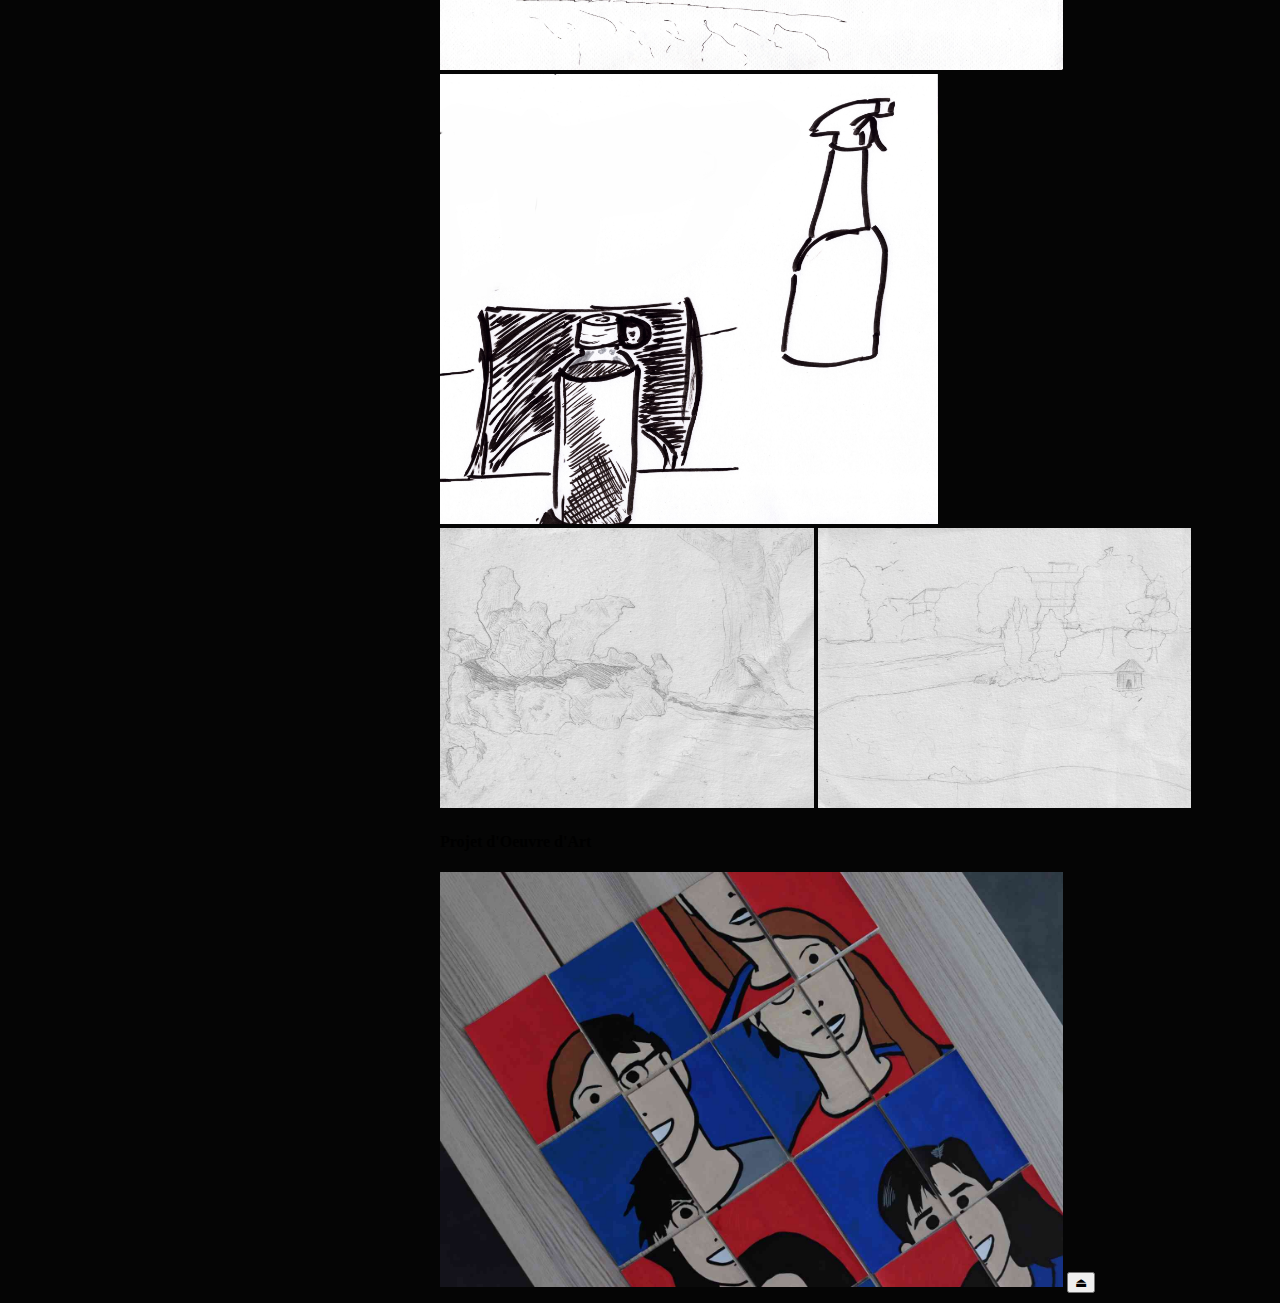
<file: Observation.html>
<!DOCTYPE html>
<link rel="stylesheet" href="Observation_CSS.css">
<html>
    <head>
        <title>Observation Drawing - SB</title> 
        <meta name="viewport" content="width=device-width, initial-scale=1">
    </head>
    <body>

        <div id="col_1">
            <div>
                <h2 id="h2"><a href="index.html" class="textdec1">SAMI BOUBGUIRA</a></h2>
                <h2 id="h2bis"><span id="datetime"></span></h2>
                <script>
                    function updateDateTime() {
                        const now = new Date();
                        const currentDateTime = now.toLocaleString();
                        document.querySelector('#datetime').textContent = currentDateTime;
                    }
                    
                    setInterval(updateDateTime, 1000);
                </script>
                <h2 id="h2bis">UNDER CONSTRUCTION</h2>
                <h3>----------------</h3>
            </div>
            <br>
            <div>
                <div>
                    <br>
                    <br>
                    <details>
                        <summary>
                            <h2 id="imp" class="categorie">> Observation_Drawing_ </h2>
                        </summary>
                        <h2 id="souscategorie" ><a href="#1" class="textdec2"> > SketchBook_</a></h2><br>
                        <br>
                        <h2 id="souscategorie"><a href="#2" class="textdec2"> > Animal_Illustration_</a></h2><br>
                        <br>
                        <h2 id="souscategorie"><a href="#3" class="textdec2">> Color_Chart_</a></h2><br>
                        <br>
                        <h2 id="souscategorie"><a href="#4" class="textdec2">> Acrylique_Landscape_</a></h2><br>
                        <br>
                        <h2 id="souscategorie"><a href="#5" class="textdec2">> Light_And_Portrait_Study_</a></h2><br>
                        <br>
                        <h2 id="souscategorie"><a href="#6" class="textdec2">> Light_And_Erase_Technic_Study_</a></h2><br>
                        <br>
                        <h2 id="souscategorie"><a href="#7" class="textdec2">> Drawings_And_Paintings_</a></h2><br>
                        <br>
                        <h2 id="souscategorie"><a href="#8" class="textdec2">> Projet_d'Oeuvre_d'Art_</a></h2><br>
                        <br>
                    </details>
                </div>
                <br>
                <div>
                    <h2 class="categorie1"><a href="Persp.html" class="textdec2">> Perspective_</a></h2>
                </div>
                <div>
                    <h2 class="categorie2"><a href="Figure.html" class="textdec2">> Figure_Drawing_</a></h2>
                </div>
                <div>
                    <br>
                    <h2 class="categorie1"><a href="Anat.html" class="textdec2">> Anatomy_</a></h2>
                </div>
                <div>
                    <br>
                    <h2 class="categorie2"><a href="Editing.html" class="textdec2">> Photo_Editing_</a></h2>
                </div>
                <div>
                    <br>
                    <h2 class="categorie1"><a href="Color.html" class="textdec2">> Art_Technics_&_Design_/_Color_</a></h2>
                </div>
                <br>
                <div>
                    <br>
                    <h2 class="categorie2"><a href="Media.html" class="textdec2">> Media_Library_</a></h2>
                </div>
                <br>
                <div>
                    <br>
                    <h2 class="categorie1"><a href="Photo.html" class="textdec2">> Photography_</a></h2>
                </div>
                <div>
                    <br>
                    <br>
                    <h2 class="categorie1"><a href="Workshop.html" class="textdec2">> Workshops_</a></h2>
                </div>
                <div>
                    <br>
                    <h2 class="categorie2"><a href="Perso.html" class="textdec2">> Personnal_Work_</a></h2>
                </div>
                <br>
            </div>
        </div>
        <div id="col_2">
            <h4 id="1"> SketchBook </h4>
            <img class="img" src="Images/DO7.jpg" width="40%" height="40%">
            <img class="img" src="Images2/DO1.jpg" width="40%" height="40%">
            <img class="img" src="Images/DO11.jpg" width="40%" height="40%">
            <img class="img" src="Images/DO8.jpg" width="40%" height="40%">
            <img class="img" src="Images/DO2.jpg" width="40%" height="40%">
            <img class="img" src="Images/DO3.jpg" width="40%" height="40%">
            <img class="img" src="Images/DO5.jpg" width="40%" height="40%">
            <img class="img" src="Images/DO6.jpg" width="40%" height="40%">
            <img class="img" src="Images2/DO01.jpg" width="40%" height="40%">
            <img class="img" src="Images2/DO02.jpg" width="40%" height="40%">
            <img class="img" src="Images/DO4.jpg" width="40%" height="40%">
            <img class="img" src="Images/DO9.jpg" width="40%" height="40%">
            <img class="img" src="Images/DO10.jpg" width="40%" height="40%">
            <img class="img" src="Images/DO12.jpg" width="40%" height="40%">
            <img class="img" src="Images/DO14.jpg" width="40%" height="40%">
            <img class="img" src="Images/DO03.jpg" width="40%" height="40%">
            <img class="img" src="Images/DO06.jpg" width="40%" height="40%">
            <img class="img" src="Images/DO04.jpg" width="40%" height="40%">
            <img class="img" src="Images/DO05.jpg" width="40%" height="40%">
            <h4 id="2"> Animal Illustration </h4>
            <img class="img" src="Images2/Wolf.jpg" width="75%" height="75%">
            <h4 id="3"> Color Chart </h4>
            <img class="img" src="Images2/ColorChart.jpg" width="75%" height="75%">
            <h4 id="4"> Acrylique Landscape </h4>
            <img class="imgC" src="Images/Acrylique1.jpg" width="75%" height="75%">
            <img class="imgC" src="Images/Acrylique2.jpg" width="75%" height="75%">
            <h4 id="5"> Light And Portrait Study </h4>
            <img class="imgC" src="Images/LightP.jpg" width="75%" height="75%">
            <img class="imgC" src="Images/LightP2.jpg" width="75%" height="75%">
            <h4 id="6"> Light And Erase Technic Study </h4>
            <img class="imgC" src="Images/LightErase.jpg" width="75%" height="75%">
            <h4 id="7"> Drawings And Paintings </h4>
            <img class="img" src="Images/AquaDel.jpg" width="40%" height="40%">
            <img class="img" src="Images2/Delphine2.jpg" width="40%" height="40%">
            <img class="imgC" src="Images2/Delphine.jpg" width="75%" height="75%">
            <img class="imgC" src="Images2/Delphine3.jpg" width="60%" height="60%">
            <img class="img" src="Images2/Del1.jpg" width="45%" height="45%">
            <img class="img" src="Images2/Del2.jpg" width="45%" height="45%">
            <h4 id="8"> Projet d'Oeuvre d'Art </h4>
            <img class="imgC" src="Images4/PdA.jpg" width="75%" height="75%">
            <button onclick="topFunction()" id="myBtn" title="Go to top">⏏</button>
            <script>
                let mybutton = document.getElementById("myBtn");
                
                window.onscroll = function() {scrollFunction()};
                
                function scrollFunction() {
                  if (document.body.scrollTop > 20 || document.documentElement.scrollTop > 20) {
                    mybutton.style.display = "block";
                  } else {
                    mybutton.style.display = "none";
                  }
                }
                
                function topFunction() {
                  document.body.scrollTop = 0;
                  document.documentElement.scrollTop = 0;
                }
                </script>
        </div>
    </body> 
</html>
</file>
<file: index_CSS.css>
body {
    background-color: #050505;
    height:100%;
    margin:0;
    padding:0;

}

h1 {
 margin-top: 1%;
}

#header1 {
    text-decoration: none;
    color: aliceblue;
    float: right;
    margin: 10px;
    font-family: Arial, Helvetica, sans-serif;
    font-size: 20.7px;
}

#header1:hover {
    text-decoration: none;
    color: rgb(167, 185, 201);
    float: right;
    margin: 10px;
}

h2 {
    text-decoration: none;
    color: aliceblue;
    float: left;
    font-family: Arial, Helvetica, sans-serif;
    font-size: 20.7px;
}

#h2 {
    text-decoration: none;
    float: inherit;
    margin-top: 50px;
    margin-left: 50px;
    color: aliceblue;
}

.textdec1:hover{
    text-decoration: none;
    color: rgb(192, 203, 214);
}

.textdec1 {
    text-decoration: none;
    color: aliceblue;
}

.textdec2 {
    text-decoration: none;
    color: aliceblue;
}

#h2bis {
   
    float: none;
    margin-left: 50px;
    
}

h3 {
    text-decoration: none;
    color: aliceblue;
    float: left;
    font-family: Arial, Helvetica, sans-serif;
    font-size: 20.7px;
    margin-left: 50px;
}

details {
    user-select: none;
}
  
details>summary span.icon {
    width: 24px;
    height: 24px;
    transition: all 0.3s;
    margin-left: auto;
}
  
details[open] summary span.icon {
    transform: rotate(180deg);
}
  
  summary {
    display: flex;
    cursor: pointer;
}
  
summary::-webkit-details-marker {
    display: none;
}

.categorie {
    margin-left: -100px;
}

#souscategorie {
    margin-left: 5%;
    position: absolute;
    margin-top: 0.5%;
    font-size: larger;
    color: rgb(184, 196, 207);
}

.categorie1 {
    margin-top: -15px;
    margin-left: 62px;
}

.categorie2 {
    margin-top: -15px;
    margin-left: 62px;
}

#col_1 {
    height:100%;
    position:absolute;
    top:0%;
    left:0%;
    width:410px;
    padding:10px;
}

#col_2 {
    height:100%;
    margin-top:0px;
    margin-right:0px;
    margin-left:430px;
    padding:10px;
    overflow:hidden;
}
</file>
<file: Anat_CSS.css>
body {
    background-color: #050505;
    height:100%;
    margin:0;
    padding:0;

}

h1 {
 margin-top: 1%;
}

#header1 {
    text-decoration: none;
    color: aliceblue;
    float: right;
    margin: 10px;
    font-family: Arial, Helvetica, sans-serif;
    font-size: 20.7px;
    margin-left: 75%;
}

#header1:hover {
    text-decoration: none;
    color: rgb(167, 185, 201);
    float: right;
    margin: 10px;
    margin-left: 75%;
}

h2 {
    text-decoration: none;
    color: aliceblue;
    float: left;
    font-family: Arial, Helvetica, sans-serif;
    font-size: 20.7px;
}

#h2 {
    text-decoration: none;
    float: inherit;
    margin-top: 50px;
    margin-left: 50px;
    color: aliceblue;
}

.textdec1:hover{
    text-decoration: none;
    color: rgb(192, 203, 214);
}

.textdec1 {
    text-decoration: none;
    color: aliceblue;
}

.textdec2 {
    text-decoration: none;
    color: aliceblue;
}

#h2bis {
   
    float: none;
    margin-left: 50px;
    
}

h3 {
    text-decoration: none;
    color: aliceblue;
    float: left;
    font-family: Arial, Helvetica, sans-serif;
    font-size: 20.7px;
    margin-left: 50px;
}

details {
    user-select: none;
}
  
details>summary span.icon {
    width: 24px;
    height: 24px;
    transition: all 0.3s;
    margin-left: auto;
}
  
details[open] summary span.icon {
    transform: rotate(180deg);
}
  
  summary {
    display: flex;
    cursor: pointer;
}

summary::-webkit-details-marker {
    display: none;
}

#imp {
    color: rgb(0, 131, 245);
}

.categorie {
    margin-left: -100px;
}

#souscategorie {
    margin-left: 5%;
    position: absolute;
    margin-top: 0.5%;
    font-size: larger;
    color: rgb(184, 196, 207);
}

.categorie1 {
    margin-top: -15px;
    margin-left: 62px;
}

.categorie2 {
    margin-top: -15px;
    margin-left: 62px;
}

#col_1 {
    height:100%;
    position:absolute;
    top:0%;
    left:0%;
    width:410px;
    padding:10px;
}

#col_2 {
    height:100%;
    margin-top:0px;
    margin-right:0px;
    margin-left:430px;
    padding:10px;
    overflow:hidden;
}
</file>
<file: Figure_CSS.css>
body {
    background-color: #050505;
    height:100%;
    margin:0;
    padding:0;

}

h1 {
 margin-top: 1%;
}

#header1 {
    text-decoration: none;
    color: aliceblue;
    float: right;
    margin: 10px;
    font-family: Arial, Helvetica, sans-serif;
    font-size: 20.7px;
    margin-left: 75%;
}

#header1:hover {
    text-decoration: none;
    color: rgb(167, 185, 201);
    float: right;
    margin: 10px;
    margin-left: 75%;
}

h2 {
    text-decoration: none;
    color: aliceblue;
    float: left;
    font-family: Arial, Helvetica, sans-serif;
    font-size: 20.7px;
}

#h2 {
    text-decoration: none;
    float: inherit;
    margin-top: 50px;
    margin-left: 50px;
    color: aliceblue;
}

.textdec1:hover{
    text-decoration: none;
    color: rgb(192, 203, 214);
}

.textdec1 {
    text-decoration: none;
    color: aliceblue;
}

.textdec2 {
    text-decoration: none;
    color: aliceblue;
}

#h2bis {
   
    float: none;
    margin-left: 50px;
    
}

h3 {
    text-decoration: none;
    color: aliceblue;
    float: left;
    font-family: Arial, Helvetica, sans-serif;
    font-size: 20.7px;
    margin-left: 50px;
}

details {
    user-select: none;
}
  
details>summary span.icon {
    width: 24px;
    height: 24px;
    transition: all 0.3s;
    margin-left: auto;
}
  
details[open] summary span.icon {
    transform: rotate(180deg);
}
  
  summary {
    display: flex;
    cursor: pointer;
}

summary::-webkit-details-marker {
    display: none;
}

#imp {
    color: rgb(0, 131, 245);
}

.categorie {
    margin-left: -100px;
}

.categorie3 {
    margin-left: -243px;
}
#souscategorie {
    margin-left: 5%;
    position: absolute;
    margin-top: 0.5%;
    font-size: larger;
    color: rgb(184, 196, 207);
}

.categorie1 {
    margin-top: -15px;
    margin-left: 62px;
}

.categorie2 {
    margin-top: -15px;
    margin-left: 62px;
}

#col_1 {
    height:100%;
    position:fixed;
    top:0%;
    left:0%;
    width:410px;
    padding:10px;
}

#col_2 {
    height:100%;
    margin-top:0px;
    margin-right:0px;
    margin-left:430px;
    padding:10px;
    overflow:hidden;
} 
h4 {
    text-decoration: none;
    color: aliceblue;
    font-family: Arial, Helvetica, sans-serif;
    font-size: 50px;
    margin-left: 31%;
    margin-top: 10%;
    margin-bottom: 10%;
}

.img {
    margin: 1%;
    margin-bottom: 10%;
}

.imgC {
    margin-left: 10%;
    margin-bottom: 10%;
}

#myBtn {
    display: none;
    position: fixed;
    bottom: 20px;
    right: 30px;
    z-index: 99;
    font-size: 18px;
    border: none;
    outline: none;
    background-color: rgb(0, 131, 245);
    color: white;
    cursor: pointer;
    padding: 15px;
    border-radius: 4px;
  }
  
  #myBtn:hover {
    background-color: #555;
  }
</file>
<file: Media_CSS.css>
body {
    background-color: #050505;
    height:100%;
    margin:0;
    padding:0;

}

h1 {
 margin-top: 1%;
}

#header1 {
    text-decoration: none;
    color: aliceblue;
    float: right;
    margin: 10px;
    font-family: Arial, Helvetica, sans-serif;
    font-size: 20.7px;
    margin-left: 75%;
}

#header1:hover {
    text-decoration: none;
    color: rgb(167, 185, 201);
    float: right;
    margin: 10px;
    margin-left: 75%;
}

h2 {
    text-decoration: none;
    color: aliceblue;
    float: left;
    font-family: Arial, Helvetica, sans-serif;
    font-size: 20.7px;
}

#h2 {
    text-decoration: none;
    float: inherit;
    margin-top: 50px;
    margin-left: 50px;
    color: aliceblue;
}

.textdec1:hover{
    text-decoration: none;
    color: rgb(192, 203, 214);
}

.textdec1 {
    text-decoration: none;
    color: aliceblue;
}

.textdec2 {
    text-decoration: none;
    color: aliceblue;
}

#h2bis {
   
    float: none;
    margin-left: 50px;
    
}

h3 {
    text-decoration: none;
    color: aliceblue;
    float: left;
    font-family: Arial, Helvetica, sans-serif;
    font-size: 20.7px;
    margin-left: 50px;
}

details {
    user-select: none;
}
  
details>summary span.icon {
    width: 24px;
    height: 24px;
    transition: all 0.3s;
    margin-left: auto;
}
  
details[open] summary span.icon {
    transform: rotate(180deg);
}
  
  summary {
    display: flex;
    cursor: pointer;
}
  
summary::-webkit-details-marker {
    display: none;
}

#imp {
    color: rgb(0, 131, 245);
}

.categorie {
    margin-left: -100px;
}

#souscategorie {
    margin-left: 5%;
    position: absolute;
    margin-top: 0.5%;
    font-size: larger;
    color: rgb(184, 196, 207);
}

.categorie1 {
    margin-top: -15px;
    margin-left: 62px;
}

.categorie2 {
    margin-top: -15px;
    margin-left: 62px;
}

#col_1 {
    height:100%;
    position:fixed;
    top:0%;
    left:0%;
    width:410px;
    padding:10px;
}

#col_2 {
    height:100%;
    margin-top:0px;
    margin-right:0px;
    margin-left:430px;
    padding:10px;
    overflow:hidden;
} 
h4 {
    text-decoration: none;
    color: aliceblue;
    font-family: Arial, Helvetica, sans-serif;
    font-size: 50px;
    margin-left: 31%;
    margin-top: 10%;
    margin-bottom: 10%;
}

.img {
    margin: 1%;
    margin-bottom: 10%;
}

.imgC {
    margin-left: 10%;
    margin-bottom: 10%;
}

#myBtn {
    display: none;
    position: fixed;
    bottom: 20px;
    right: 30px;
    z-index: 99;
    font-size: 18px;
    border: none;
    outline: none;
    background-color: rgb(0, 131, 245);
    color: white;
    cursor: pointer;
    padding: 15px;
    border-radius: 4px;
  }
  
  #myBtn:hover {
    background-color: #555;
  }
</file>
<file: Observation_CSS.css>
body {
    background-color: #050505;
    height:100%;
    margin:0;
    padding:0;

}

h1 {
 margin-top: 1%;
}

#header1 {
    text-decoration: none;
    color: aliceblue;
    float: right;
    margin: 10px;
    font-family: Arial, Helvetica, sans-serif;
    font-size: 20.7px;
    margin-left: 75%;
}

#header1:hover {
    text-decoration: none;
    color: rgb(167, 185, 201);
    float: right;
    margin: 10px;
    margin-left: 75%;
}

h2 {
    text-decoration: none;
    color: aliceblue;
    float: left;
    font-family: Arial, Helvetica, sans-serif;
    font-size: 20.7px;
}

#h2 {
    text-decoration: none;
    float: inherit;
    margin-top: 50px;
    margin-left: 50px;
    color: aliceblue;
}

.textdec1:hover{
    text-decoration: none;
    color: rgb(192, 203, 214);
}

.textdec1 {
    text-decoration: none;
    color: aliceblue;
}

.textdec2 {
    text-decoration: none;
    color: aliceblue;
}

#h2bis {
   
    float: none;
    margin-left: 50px;
    
}

h3 {
    text-decoration: none;
    color: aliceblue;
    float: left;
    font-family: Arial, Helvetica, sans-serif;
    font-size: 20.7px;
    margin-left: 50px;
}

details {
    user-select: none;
}
  
details>summary span.icon {
    width: 24px;
    height: 24px;
    transition: all 0.3s;
    margin-left: auto;
}
  
details[open] summary span.icon {
    transform: rotate(180deg);
}
  
  summary {
    display: flex;
    cursor: pointer;
}
  
summary::-webkit-details-marker {
    display: none;
}

#imp {
    color: rgb(0, 131, 245);
}

.categorie {
    margin-left: -100px;
}

#souscategorie {
    margin-left: 5%;
    position: absolute;
    margin-top: 0.5%;
    font-size: larger;
    color: rgb(184, 196, 207);
}

.categorie1 {
    margin-top: -15px;
    margin-left: 62px;
}

.categorie2 {
    margin-top: -15px;
    margin-left: 62px;
}

#col_1 {
    height:100%;
    position:absolute;
    top:0%;
    left:0%;
    width:410px;
    padding:10px;
}

#col_2 {
    height:100%;
    margin-top:0px;
    margin-right:0px;
    margin-left:430px;
    padding:10px;
    overflow:hidden;
}
</file>
